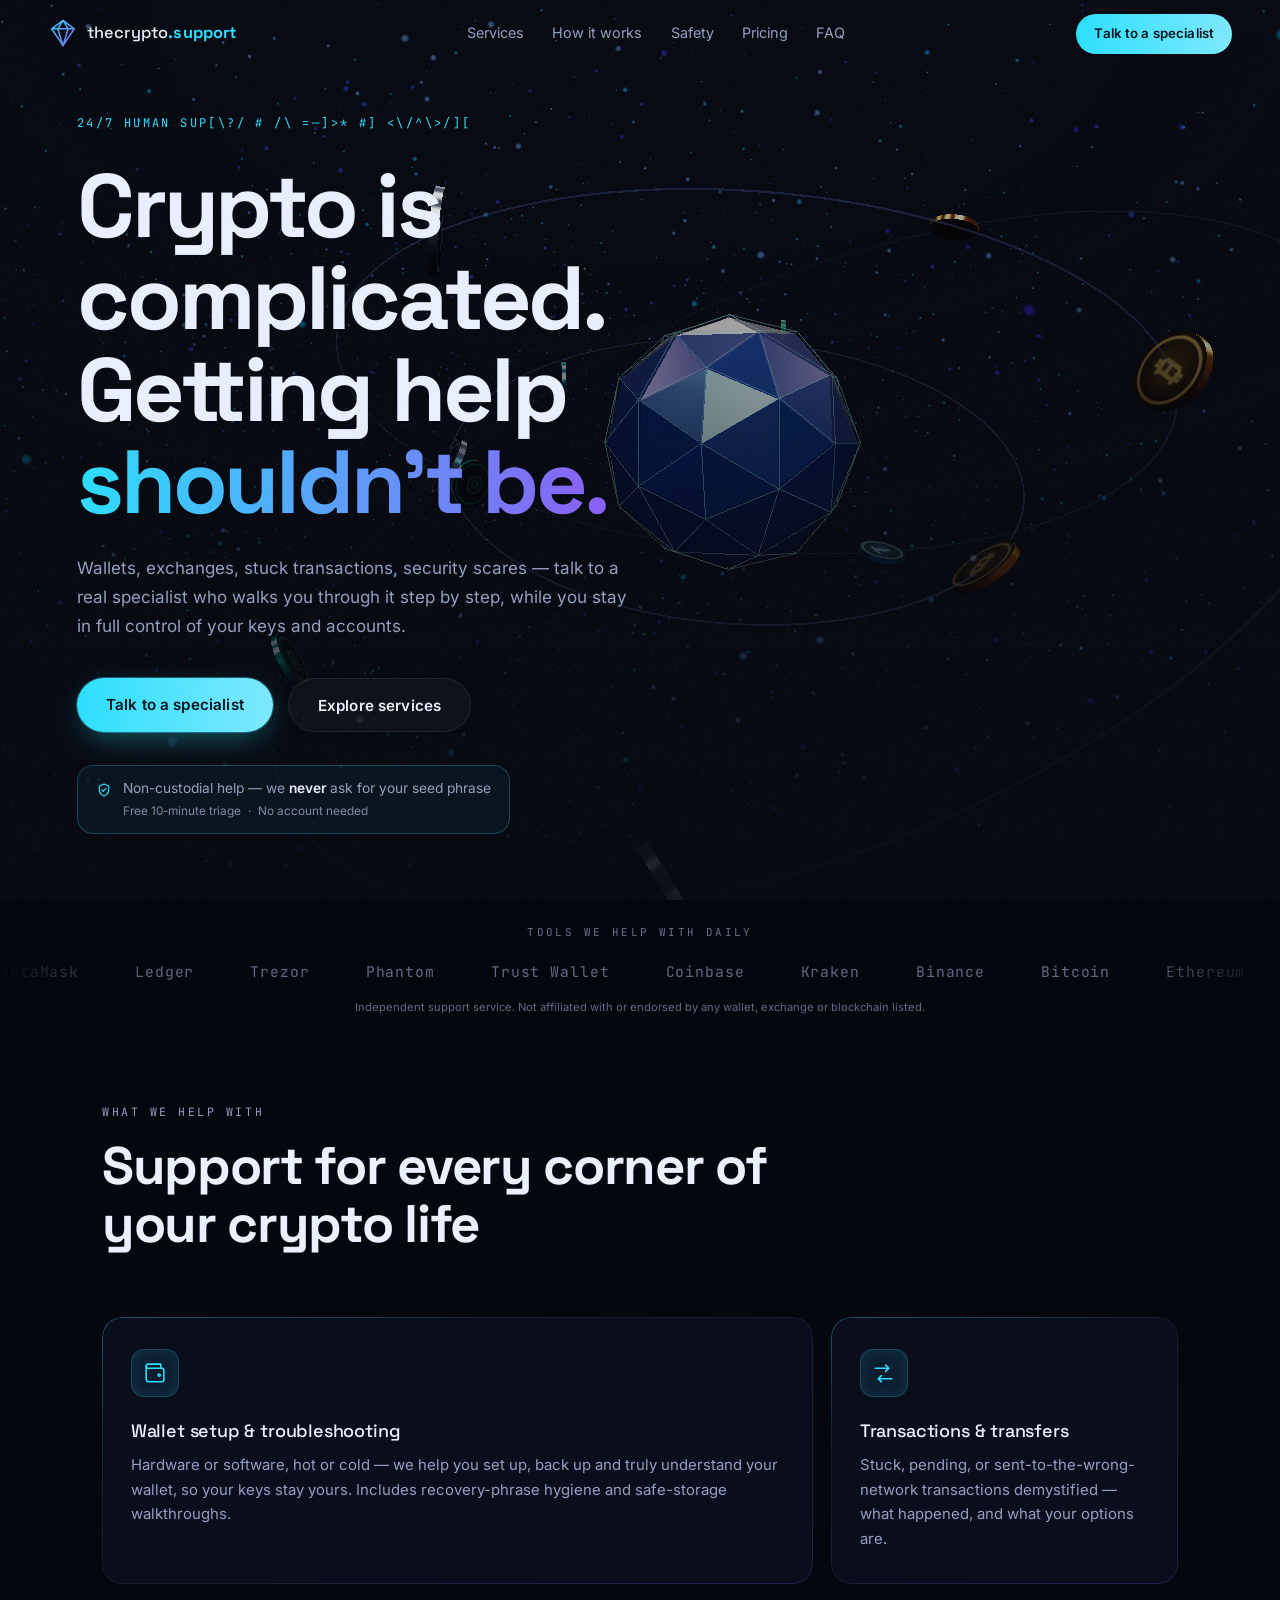
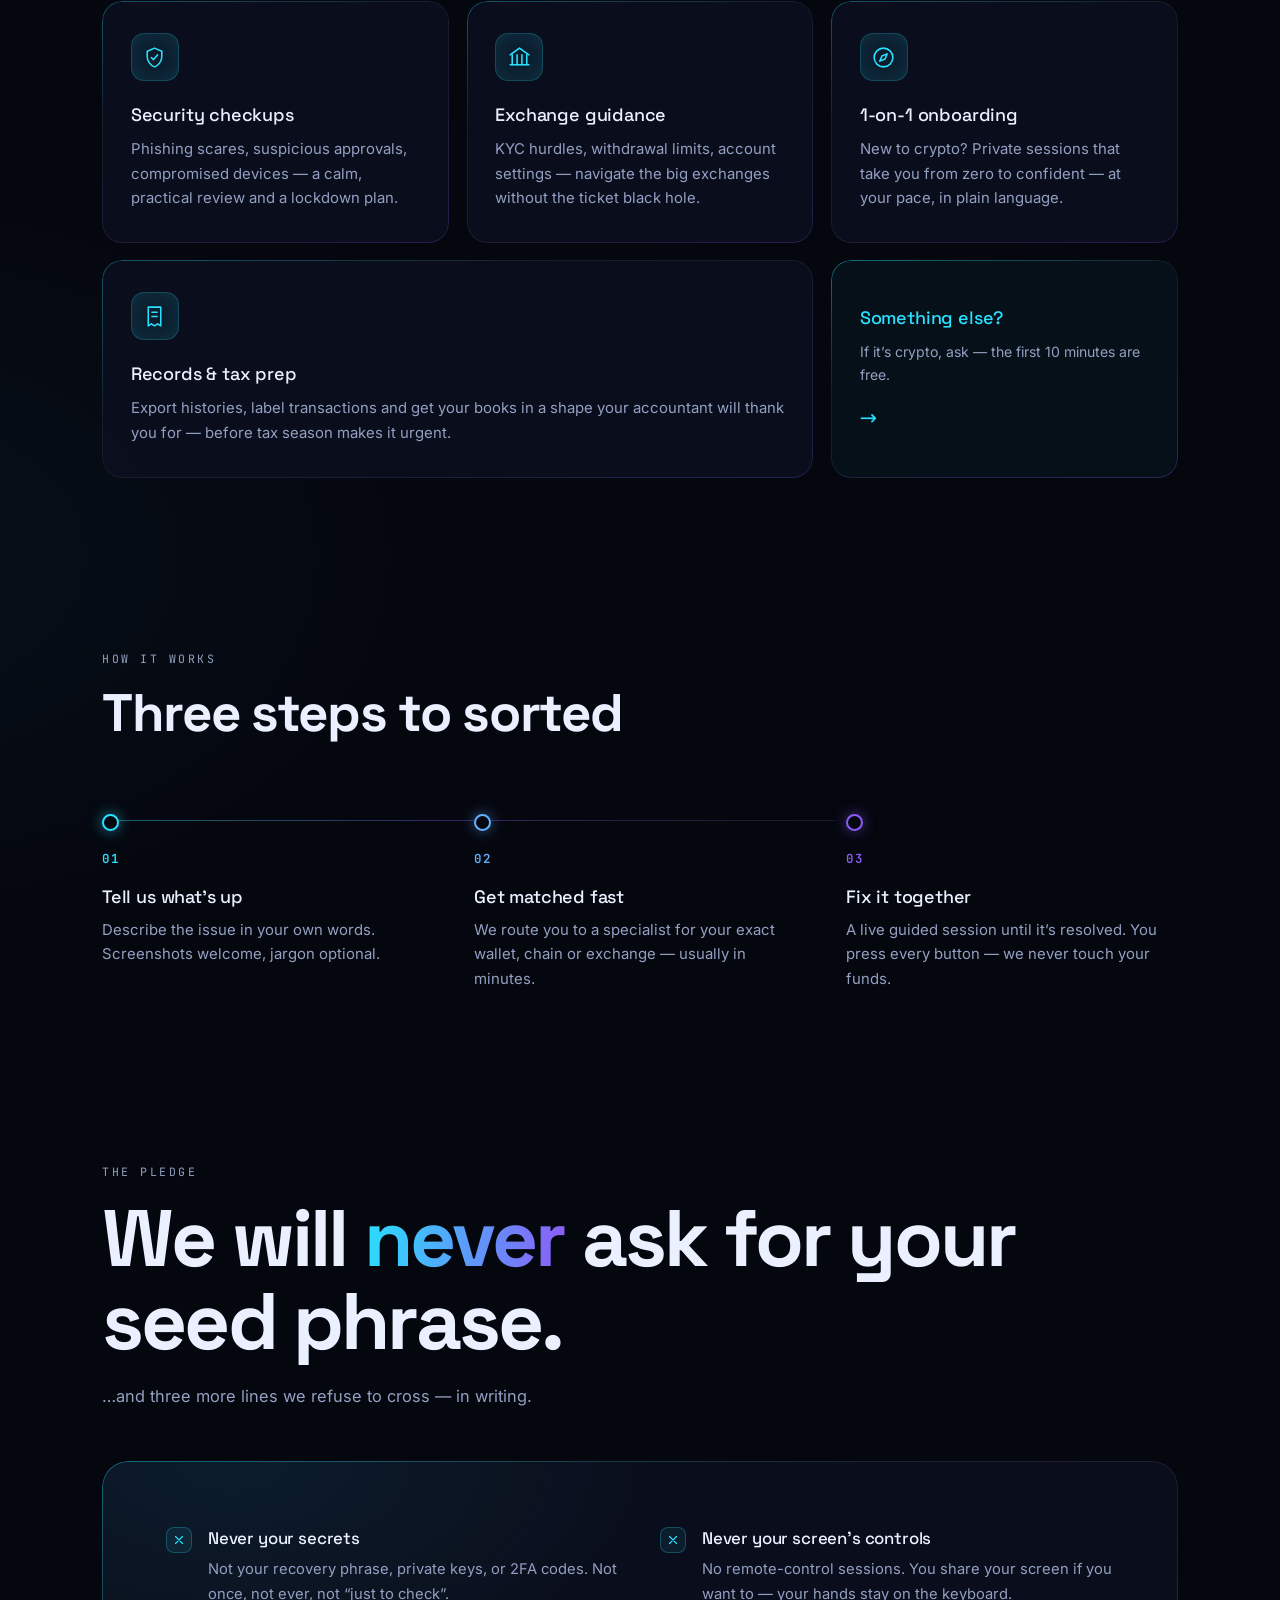
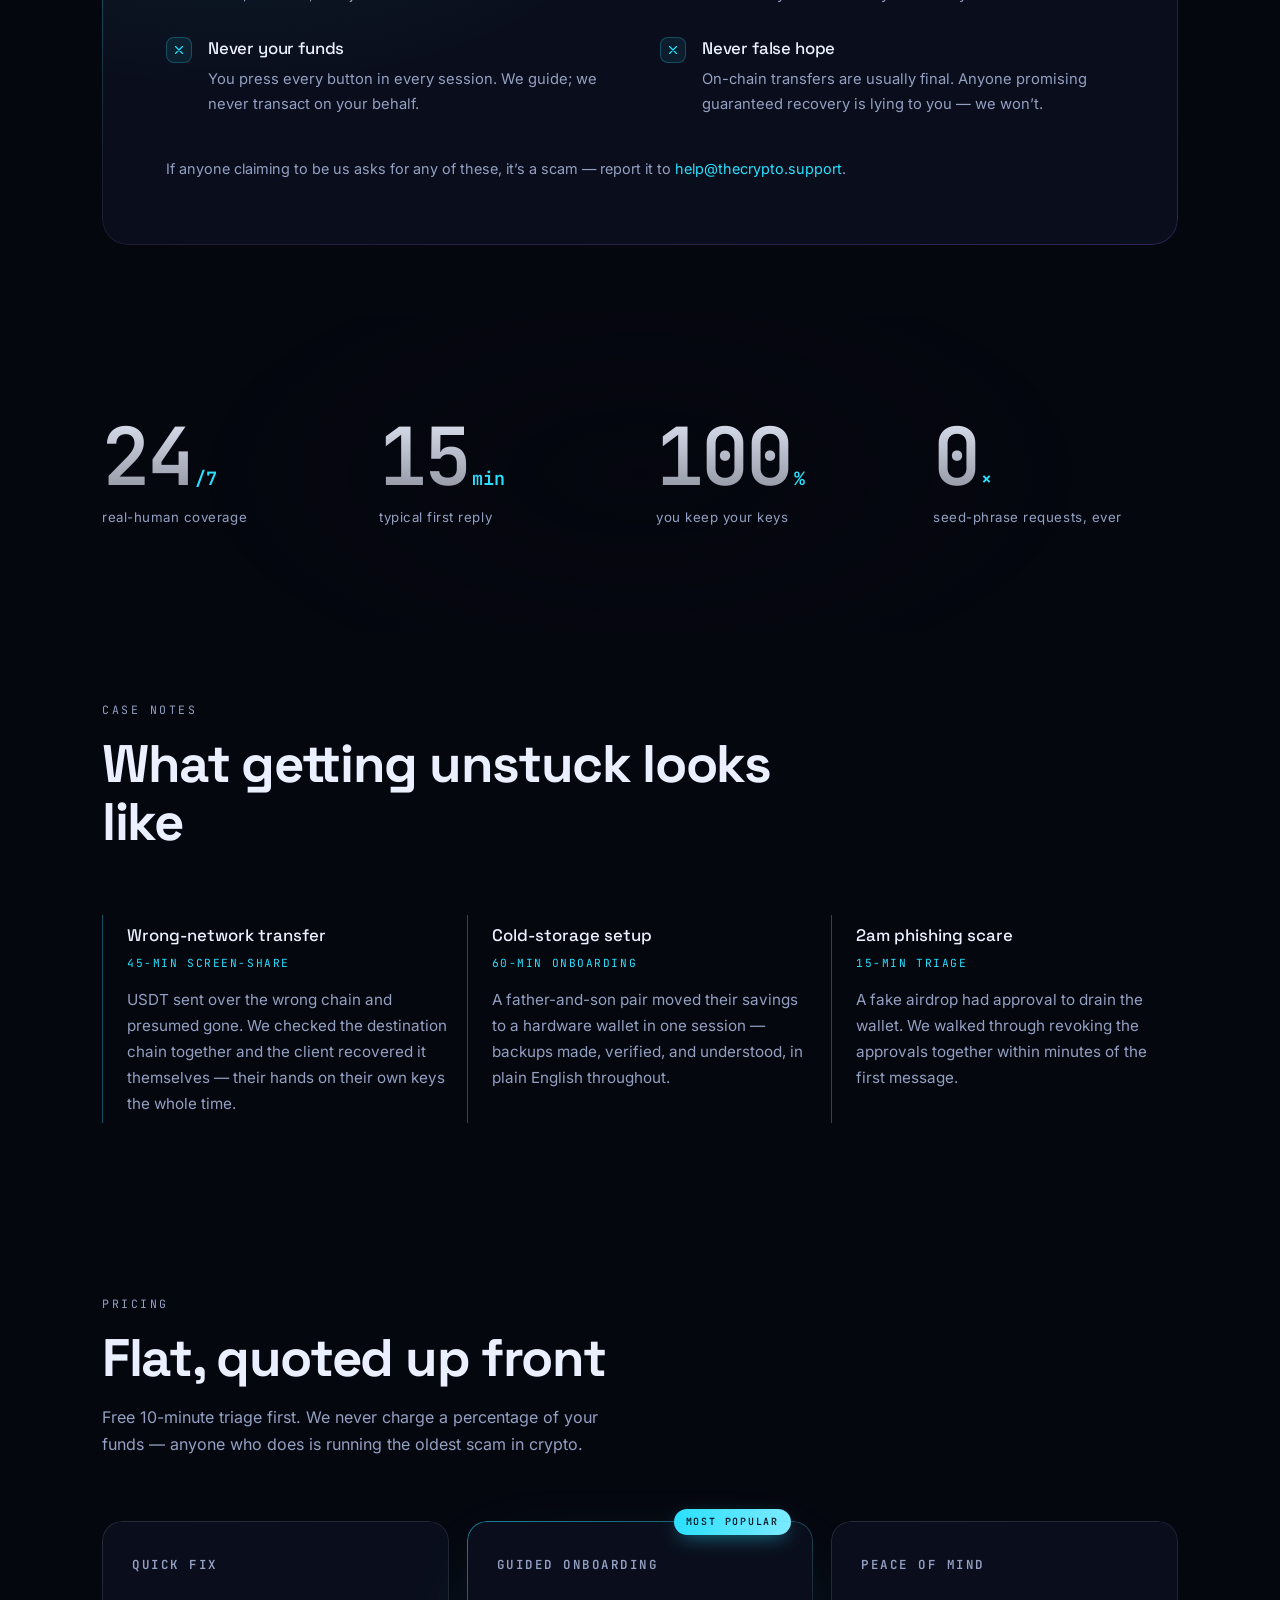
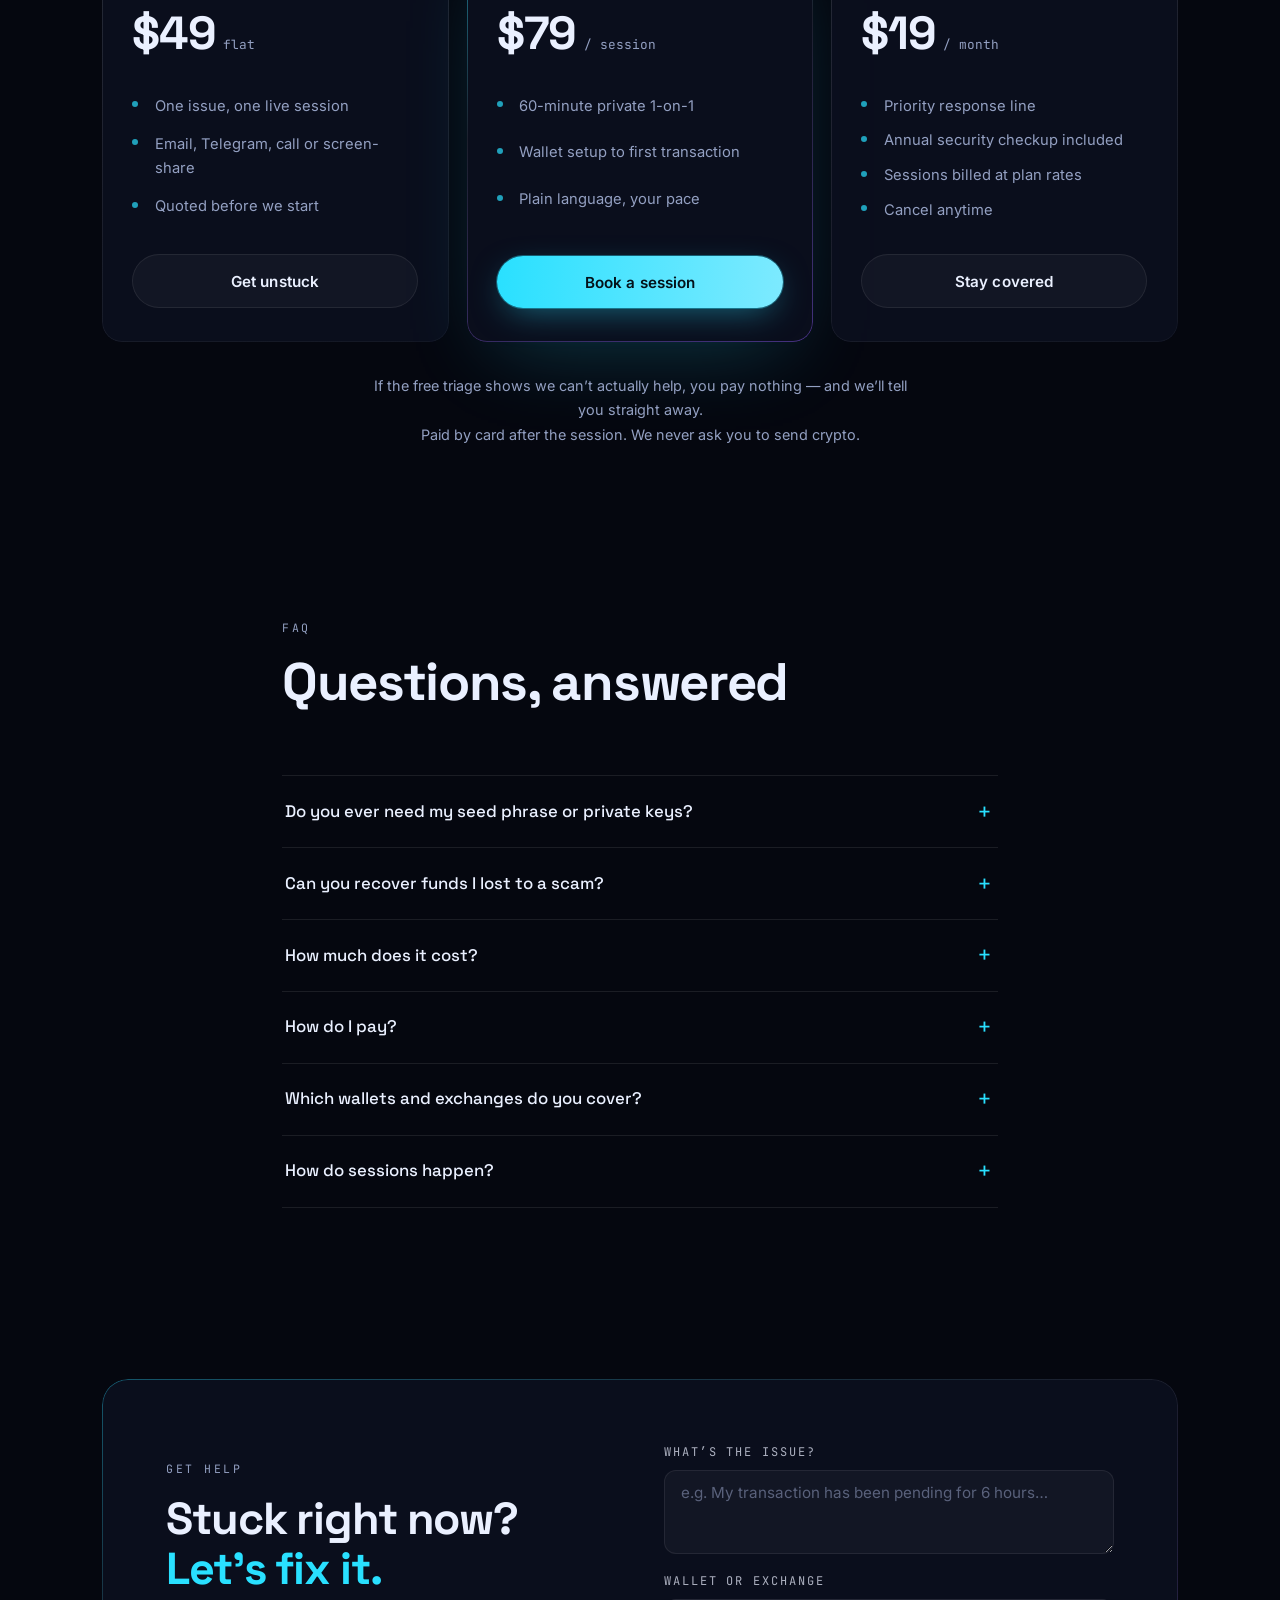
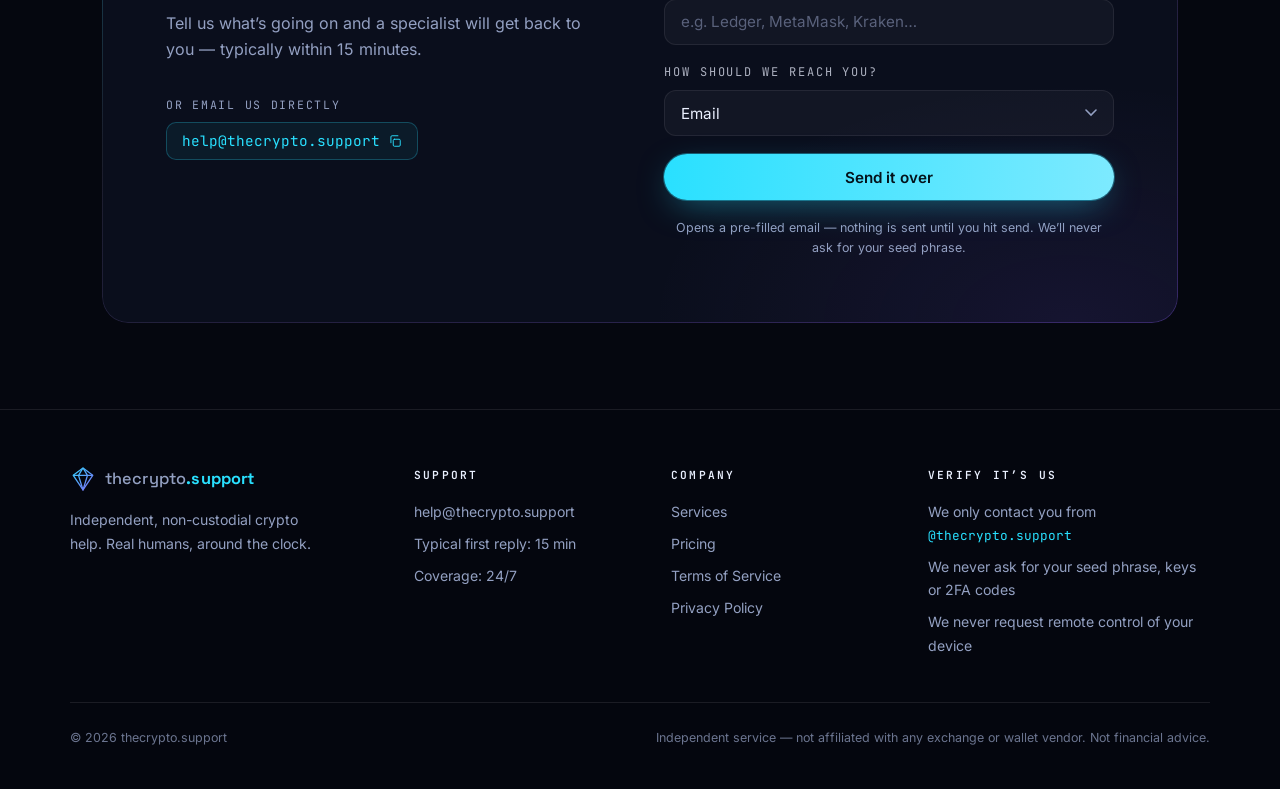
<file: index.html>
<!DOCTYPE html>
<html lang="en">
<head>
  <meta charset="UTF-8">
  <meta name="viewport" content="width=device-width, initial-scale=1.0">
  <title>thecrypto.support — 24/7 human crypto help. We never ask for your seed phrase.</title>
  <meta name="description" content="Wallets, exchanges, stuck transactions, security scares — talk to a real specialist, 24/7. Non-custodial help: we never ask for your seed phrase.">
  <link rel="canonical" href="https://thecrypto.support/">
  <meta name="theme-color" content="#05070f">

  <meta property="og:type" content="website">
  <meta property="og:url" content="https://thecrypto.support/">
  <meta property="og:title" content="thecrypto.support — 24/7 human crypto help">
  <meta property="og:description" content="Real specialists for wallets, exchanges and security scares. You keep your keys — we never ask for your seed phrase.">
  <meta property="og:image" content="https://thecrypto.support/og.png">
  <meta name="twitter:card" content="summary_large_image">
  <meta name="twitter:title" content="thecrypto.support — 24/7 human crypto help">
  <meta name="twitter:description" content="Real specialists for wallets, exchanges and security scares. You keep your keys — we never ask for your seed phrase.">
  <meta name="twitter:image" content="https://thecrypto.support/og.png">

  <link rel="icon" href="favicon.svg" type="image/svg+xml">
  <link rel="icon" href="icon-192.png" sizes="192x192" type="image/png">
  <link rel="apple-touch-icon" href="apple-touch-icon.png">
  <link rel="manifest" href="site.webmanifest">

  <script>
    // enhanced experience only where module import maps exist (Safari 16.4+,
    // modern Chrome/Firefox/Edge); everyone else gets the full static page
    if (HTMLScriptElement.supports && HTMLScriptElement.supports("importmap")) {
      document.documentElement.classList.add("js");
    }
  </script>
  <script type="importmap">
    { "imports": { "three": "./vendor/three.module.min.js", "three/addons/": "./vendor/jsm/" } }
  </script>

  <link rel="preload" href="fonts/space-grotesk-latin-700-normal.woff2" as="font" type="font/woff2" crossorigin>
  <link rel="preload" href="fonts/inter-latin-400-normal.woff2" as="font" type="font/woff2" crossorigin>
  <link rel="preload" href="fonts/jetbrains-mono-latin-400-normal.woff2" as="font" type="font/woff2" crossorigin>
  <link rel="modulepreload" href="vendor/three.module.min.js">
  <link rel="stylesheet" href="css/style.css">

  <script type="application/ld+json">
  {
    "@context": "https://schema.org",
    "@type": "FAQPage",
    "mainEntity": [
      { "@type": "Question", "name": "Do you ever need my seed phrase or private keys?",
        "acceptedAnswer": { "@type": "Answer", "text": "No — never, under any circumstances. We guide you while you stay in control. Treat any request for your seed phrase, from anyone, as a scam." } },
      { "@type": "Question", "name": "Can you recover funds I lost to a scam?",
        "acceptedAnswer": { "@type": "Answer", "text": "On-chain transfers are usually irreversible, and anyone guaranteeing recovery is misleading you. We help you secure what's left, document everything, and report to the right channels." } },
      { "@type": "Question", "name": "How much does it cost?",
        "acceptedAnswer": { "@type": "Answer", "text": "Flat prices quoted up front before we start, and a free 10-minute triage first. We never charge a percentage of your funds." } },
      { "@type": "Question", "name": "How do I pay?",
        "acceptedAnswer": { "@type": "Answer", "text": "By card, after the session, against a price you agreed to up front. We never ask you to send cryptocurrency as payment, and we never take a percentage of your funds." } },
      { "@type": "Question", "name": "Which wallets and exchanges do you cover?",
        "acceptedAnswer": { "@type": "Answer", "text": "All the major hardware and software wallets, and every large exchange. If you're on something niche, ask — odds are we've seen it." } },
      { "@type": "Question", "name": "How do sessions happen?",
        "acceptedAnswer": { "@type": "Answer", "text": "Email, Telegram, phone or screen-share video — your choice. You'll never be asked to hand over remote control of your device." } }
    ]
  }
  </script>
</head>
<body>

  <a class="skip" href="#main">Skip to content</a>

  <!-- Preloader -->
  <div class="loader" id="loader" aria-hidden="true">
    <div class="loader__inner">
      <svg class="loader__mark" width="44" height="44" viewBox="0 0 32 32" fill="none" stroke="currentColor" stroke-width="1.4" stroke-linejoin="round">
        <path d="M16 2.5 28 11.5 16 29.5 4 11.5Z"/><path d="M4 11.5h24M16 2.5l-5.5 9L16 29.5l5.5-18-5.5-9"/>
      </svg>
      <span class="loader__pct" id="loaderPct">00</span>
    </div>
  </div>

  <!-- 3D background canvas (fixed, whole page) -->
  <canvas id="bg3d" aria-hidden="true"></canvas>
  <div class="vignette" aria-hidden="true"></div>
  <div class="grain" aria-hidden="true"></div>

  <!-- ============ NAV ============ -->
  <header class="nav" id="nav">
    <a class="nav__logo" href="#top" aria-label="thecrypto.support — home">
      <svg class="nav__mark" width="30" height="30" viewBox="0 0 32 32" fill="none" stroke="url(#markGrad)" stroke-width="1.6" stroke-linejoin="round" aria-hidden="true">
        <defs>
          <linearGradient id="markGrad" x1="0" y1="0" x2="32" y2="32" gradientUnits="userSpaceOnUse">
            <stop stop-color="#29e0ff"/><stop offset="1" stop-color="#8b5cf6"/>
          </linearGradient>
        </defs>
        <path d="M16 2.5 28 11.5 16 29.5 4 11.5Z"/><path d="M4 11.5h24M16 2.5l-5.5 9L16 29.5l5.5-18-5.5-9"/>
      </svg>
      <span>thecrypto<b>.support</b></span>
    </a>
    <nav class="nav__links" id="navLinks" aria-label="Main">
      <a href="#services">Services</a>
      <a href="#how">How it works</a>
      <a href="#safety">Safety</a>
      <a href="#pricing">Pricing</a>
      <a href="#faq">FAQ</a>
    </nav>
    <div class="nav__actions">
      <a href="#contact" class="btn btn--small" data-magnetic>Talk to a specialist</a>
      <button class="nav__toggle" id="navToggle" aria-expanded="false" aria-controls="mobileMenu" aria-label="Open menu">
        <span></span><span></span>
      </button>
    </div>
  </header>

  <!-- Mobile menu -->
  <div class="mmenu" id="mobileMenu" hidden>
    <nav class="mmenu__links" aria-label="Mobile">
      <a href="#services">Services</a>
      <a href="#how">How it works</a>
      <a href="#safety">Safety</a>
      <a href="#pricing">Pricing</a>
      <a href="#faq">FAQ</a>
      <a href="#contact" class="mmenu__cta">Talk to a specialist</a>
    </nav>
    <p class="mmenu__note">We never ask for your seed phrase.</p>
  </div>

  <main id="main">

    <!-- ============ HERO ============ -->
    <section class="hero" id="top">
      <div class="hero__content">
        <p class="hero__eyebrow mono reveal" data-scramble>24/7 human support — no bots, no runaround</p>
        <h1 class="hero__title">
          <span class="line"><span class="line__inner">Crypto is complicated.</span></span>
          <span class="line"><span class="line__inner">Getting help <em class="grad">shouldn&rsquo;t&nbsp;be.</em></span></span>
        </h1>
        <p class="hero__sub reveal">
          Wallets, exchanges, stuck transactions, security scares&nbsp;— talk to a real
          specialist who walks you through it step by step, while you stay in full
          control of your keys and accounts.
        </p>
        <div class="hero__cta reveal">
          <a href="#contact" class="btn btn--primary" data-magnetic>Talk to a specialist</a>
          <a href="#services" class="btn btn--ghost" data-magnetic>Explore services</a>
        </div>
        <div class="hero__pledge reveal">
          <svg width="16" height="16" viewBox="0 0 24 24" fill="none" stroke="currentColor" stroke-width="1.8" stroke-linecap="round" stroke-linejoin="round" aria-hidden="true">
            <path d="M12 3l7 3v5c0 4.5-3 8.6-7 10-4-1.4-7-5.5-7-10V6z"/><path d="M9 12l2 2 4-4.5"/>
          </svg>
          <span>
            Non-custodial help&nbsp;— we <b>never</b> ask for your seed phrase
            <small><span>Free 10-minute triage</span><span class="sep" aria-hidden="true">·</span><span>No account needed</span></small>
          </span>
        </div>
      </div>
    </section>

    <!-- ============ MARQUEE ============ -->
    <section class="marquee-wrap" aria-label="Wallets and exchanges we support">
      <p class="marquee__label mono">Tools we help with daily</p>
      <div class="marquee" data-marquee>
        <div class="marquee__track">
          <span>MetaMask</span><span>Ledger</span><span>Trezor</span><span>Phantom</span>
          <span>Trust&nbsp;Wallet</span><span>Coinbase</span><span>Kraken</span><span>Binance</span>
          <span>Bitcoin</span><span>Ethereum</span><span>Solana</span><span>USDT</span>
        </div>
        <div class="marquee__track" aria-hidden="true">
          <span>MetaMask</span><span>Ledger</span><span>Trezor</span><span>Phantom</span>
          <span>Trust&nbsp;Wallet</span><span>Coinbase</span><span>Kraken</span><span>Binance</span>
          <span>Bitcoin</span><span>Ethereum</span><span>Solana</span><span>USDT</span>
        </div>
      </div>
      <p class="marquee__legal">Independent support service. Not affiliated with or endorsed by any wallet, exchange or blockchain listed.</p>
    </section>

    <!-- ============ SERVICES ============ -->
    <section class="section" id="services">
      <div class="section__head reveal">
        <p class="eyebrow mono" data-scramble>What we help with</p>
        <h2>Support for every corner of your crypto life</h2>
      </div>
      <div class="cards">
        <article class="card card--wide tilt reveal">
          <div class="card__icon" aria-hidden="true">
            <svg viewBox="0 0 24 24" fill="none" stroke="currentColor" stroke-width="1.5" stroke-linecap="round" stroke-linejoin="round"><path d="M19 7H6a2 2 0 0 1 0-4h12v4"/><path d="M19 7a2 2 0 0 1 2 2v9a2 2 0 0 1-2 2H7a3 3 0 0 1-3-3V5"/><circle cx="16.5" cy="13.5" r="1.1"/></svg>
          </div>
          <h3>Wallet setup &amp; troubleshooting</h3>
          <p>Hardware or software, hot or cold&nbsp;— we help you set up, back up and truly understand your wallet, so your keys stay yours. Includes recovery-phrase hygiene and safe-storage walkthroughs.</p>
        </article>
        <article class="card tilt reveal">
          <div class="card__icon" aria-hidden="true">
            <svg viewBox="0 0 24 24" fill="none" stroke="currentColor" stroke-width="1.5" stroke-linecap="round" stroke-linejoin="round"><path d="M4 7h13"/><path d="m14 4 3 3-3 3"/><path d="M20 17H7"/><path d="m10 14-3 3 3 3"/></svg>
          </div>
          <h3>Transactions &amp; transfers</h3>
          <p>Stuck, pending, or sent-to-the-wrong-network transactions demystified&nbsp;— what happened, and what your options are.</p>
        </article>
        <article class="card tilt reveal">
          <div class="card__icon" aria-hidden="true">
            <svg viewBox="0 0 24 24" fill="none" stroke="currentColor" stroke-width="1.5" stroke-linecap="round" stroke-linejoin="round"><path d="M12 3l7 3v5c0 4.5-3 8.6-7 10-4-1.4-7-5.5-7-10V6z"/><path d="M9 12l2 2 4-4.5"/></svg>
          </div>
          <h3>Security checkups</h3>
          <p>Phishing scares, suspicious approvals, compromised devices&nbsp;— a calm, practical review and a lockdown plan.</p>
        </article>
        <article class="card tilt reveal">
          <div class="card__icon" aria-hidden="true">
            <svg viewBox="0 0 24 24" fill="none" stroke="currentColor" stroke-width="1.5" stroke-linecap="round" stroke-linejoin="round"><path d="M3 9.5 12 3l9 6.5"/><path d="M5 9.5V19M9.7 9.5V19M14.3 9.5V19M19 9.5V19"/><path d="M3 19h18"/></svg>
          </div>
          <h3>Exchange guidance</h3>
          <p>KYC hurdles, withdrawal limits, account settings&nbsp;— navigate the big exchanges without the ticket black hole.</p>
        </article>
        <article class="card tilt reveal">
          <div class="card__icon" aria-hidden="true">
            <svg viewBox="0 0 24 24" fill="none" stroke="currentColor" stroke-width="1.5" stroke-linecap="round" stroke-linejoin="round"><circle cx="12" cy="12" r="9"/><path d="m15.5 8.5-2 5-5 2 2-5z"/></svg>
          </div>
          <h3>1-on-1 onboarding</h3>
          <p>New to crypto? Private sessions that take you from zero to confident&nbsp;— at your pace, in plain language.</p>
        </article>
        <article class="card card--wide tilt reveal">
          <div class="card__icon" aria-hidden="true">
            <svg viewBox="0 0 24 24" fill="none" stroke="currentColor" stroke-width="1.5" stroke-linecap="round" stroke-linejoin="round"><path d="M6 3h12v18l-3-2-3 2-3-2-3 2z"/><path d="M9.5 8h5M9.5 12h5"/></svg>
          </div>
          <h3>Records &amp; tax prep</h3>
          <p>Export histories, label transactions and get your books in a shape your accountant will thank you for&nbsp;— before tax season makes it urgent.</p>
        </article>
        <a class="card card--mini tilt reveal" href="#contact">
          <h3>Something else?</h3>
          <p>If it&rsquo;s crypto, ask&nbsp;— the first 10 minutes are free.</p>
          <span class="card__arrow" aria-hidden="true">&rarr;</span>
        </a>
      </div>
    </section>

    <!-- ============ HOW IT WORKS ============ -->
    <section class="section" id="how">
      <div class="section__head reveal">
        <p class="eyebrow mono" data-scramble>How it works</p>
        <h2>Three steps to sorted</h2>
      </div>
      <ol class="steps">
        <li class="step reveal">
          <span class="step__num mono">01</span>
          <h3>Tell us what&rsquo;s up</h3>
          <p>Describe the issue in your own words. Screenshots welcome, jargon optional.</p>
        </li>
        <li class="step reveal">
          <span class="step__num mono">02</span>
          <h3>Get matched fast</h3>
          <p>We route you to a specialist for your exact wallet, chain or exchange&nbsp;— usually in minutes.</p>
        </li>
        <li class="step reveal">
          <span class="step__num mono">03</span>
          <h3>Fix it together</h3>
          <p>A live guided session until it&rsquo;s resolved. You press every button&nbsp;— we never touch your funds.</p>
        </li>
      </ol>
    </section>

    <!-- ============ SAFETY PLEDGE ============ -->
    <section class="section" id="safety">
      <div class="statement reveal">
        <p class="eyebrow mono" data-scramble>The pledge</p>
        <h2 class="statement__title">We will <span class="grad">never</span> ask for your seed&nbsp;phrase.</h2>
        <p class="statement__sub">…and three more lines we refuse to cross&nbsp;— in writing.</p>
      </div>
      <div class="pledge reveal">
        <ul class="pledge__list">
          <li class="reveal">
            <span class="pledge__check" aria-hidden="true"><svg viewBox="0 0 24 24" fill="none" stroke="currentColor" stroke-width="2" stroke-linecap="round" stroke-linejoin="round"><path d="M6 6l12 12M18 6L6 18"/></svg></span>
            <div><h3>Never your secrets</h3><p>Not your recovery phrase, private keys, or 2FA codes. Not once, not ever, not &ldquo;just to check&rdquo;.</p></div>
          </li>
          <li class="reveal">
            <span class="pledge__check" aria-hidden="true"><svg viewBox="0 0 24 24" fill="none" stroke="currentColor" stroke-width="2" stroke-linecap="round" stroke-linejoin="round"><path d="M6 6l12 12M18 6L6 18"/></svg></span>
            <div><h3>Never your screen&rsquo;s controls</h3><p>No remote-control sessions. You share your screen if you want to&nbsp;— your hands stay on the keyboard.</p></div>
          </li>
          <li class="reveal">
            <span class="pledge__check" aria-hidden="true"><svg viewBox="0 0 24 24" fill="none" stroke="currentColor" stroke-width="2" stroke-linecap="round" stroke-linejoin="round"><path d="M6 6l12 12M18 6L6 18"/></svg></span>
            <div><h3>Never your funds</h3><p>You press every button in every session. We guide; we never transact on your behalf.</p></div>
          </li>
          <li class="reveal">
            <span class="pledge__check" aria-hidden="true"><svg viewBox="0 0 24 24" fill="none" stroke="currentColor" stroke-width="2" stroke-linecap="round" stroke-linejoin="round"><path d="M6 6l12 12M18 6L6 18"/></svg></span>
            <div><h3>Never false hope</h3><p>On-chain transfers are usually final. Anyone promising guaranteed recovery is lying to you&nbsp;— we won&rsquo;t.</p></div>
          </li>
        </ul>
        <p class="pledge__report">If anyone claiming to be us asks for any of these, it&rsquo;s a scam&nbsp;— report it to <a href="mailto:help@thecrypto.support">help@thecrypto.support</a>.</p>
      </div>
    </section>

    <!-- ============ STATS ============ -->
    <section class="section" id="stats">
      <div class="stats">
        <div class="stat reveal">
          <span class="stat__value mono" data-count="24" aria-label="24/7 real-human coverage">24</span><span class="stat__suffix mono">/7</span>
          <span class="stat__label">real-human coverage</span>
        </div>
        <div class="stat reveal">
          <span class="stat__value mono" data-count="15" aria-label="15 minutes typical first reply">15</span><span class="stat__suffix mono">min</span>
          <span class="stat__label">typical first reply</span>
        </div>
        <div class="stat reveal">
          <span class="stat__value mono" data-count="100" aria-label="100 percent of sessions, you keep your keys">100</span><span class="stat__suffix mono">%</span>
          <span class="stat__label">you keep your keys</span>
        </div>
        <div class="stat reveal">
          <span class="stat__value mono" data-count="0" aria-label="zero seed-phrase requests, ever">0</span><span class="stat__suffix mono">&times;</span>
          <span class="stat__label">seed-phrase requests, ever</span>
        </div>
      </div>
    </section>

    <!-- ============ CASE NOTES ============ -->
    <!-- Anonymized session-type summaries. Swap in real client quotes with
         review-profile links once collected — never invent testimonials. -->
    <section class="section" id="stories">
      <div class="section__head reveal">
        <p class="eyebrow mono" data-scramble>Case notes</p>
        <h2>What getting unstuck looks like</h2>
      </div>
      <div class="quotes">
        <figure class="quote reveal">
          <figcaption><span>Wrong-network transfer</span><span class="mono">45-min screen-share</span></figcaption>
          <blockquote>USDT sent over the wrong chain and presumed gone. We checked the destination chain together and the client recovered it themselves&nbsp;— their hands on their own keys the whole time.</blockquote>
        </figure>
        <figure class="quote reveal">
          <figcaption><span>Cold-storage setup</span><span class="mono">60-min onboarding</span></figcaption>
          <blockquote>A father-and-son pair moved their savings to a hardware wallet in one session&nbsp;— backups made, verified, and understood, in plain English throughout.</blockquote>
        </figure>
        <figure class="quote reveal">
          <figcaption><span>2am phishing scare</span><span class="mono">15-min triage</span></figcaption>
          <blockquote>A fake airdrop had approval to drain the wallet. We walked through revoking the approvals together within minutes of the first message.</blockquote>
        </figure>
      </div>
    </section>

    <!-- ============ PRICING ============ -->
    <section class="section" id="pricing">
      <div class="section__head reveal">
        <p class="eyebrow mono" data-scramble>Pricing</p>
        <h2>Flat, quoted up front</h2>
        <p class="section__sub">Free 10-minute triage first. We never charge a percentage of your funds&nbsp;— anyone who does is running the oldest scam in crypto.</p>
      </div>
      <div class="plans">
        <article class="plan reveal">
          <h3 class="mono">Quick fix</h3>
          <p class="plan__price"><span class="plan__amount">$49</span><span class="plan__per mono">flat</span></p>
          <ul>
            <li>One issue, one live session</li>
            <li>Email, Telegram, call or screen-share</li>
            <li>Quoted before we start</li>
          </ul>
          <a href="#contact" class="btn btn--ghost btn--full" data-magnetic>Get unstuck</a>
        </article>
        <article class="plan plan--featured reveal">
          <span class="plan__badge mono">Most popular</span>
          <h3 class="mono">Guided onboarding</h3>
          <p class="plan__price"><span class="plan__amount">$79</span><span class="plan__per mono">/ session</span></p>
          <ul>
            <li>60-minute private 1-on-1</li>
            <li>Wallet setup to first transaction</li>
            <li>Plain language, your pace</li>
          </ul>
          <a href="#contact" class="btn btn--primary btn--full" data-magnetic>Book a session</a>
        </article>
        <article class="plan reveal">
          <h3 class="mono">Peace of mind</h3>
          <p class="plan__price"><span class="plan__amount">$19</span><span class="plan__per mono">/ month</span></p>
          <ul>
            <li>Priority response line</li>
            <li>Annual security checkup included</li>
            <li>Sessions billed at plan rates</li>
            <li>Cancel anytime</li>
          </ul>
          <a href="#contact" class="btn btn--ghost btn--full" data-magnetic>Stay covered</a>
        </article>
      </div>
      <p class="plans__note reveal">If the free triage shows we can&rsquo;t actually help, you pay nothing&nbsp;— and we&rsquo;ll tell you straight away.<br>Paid by card after the session. We never ask you to send&nbsp;crypto.</p>
    </section>

    <!-- ============ FAQ ============ -->
    <section class="section section--narrow" id="faq">
      <div class="section__head reveal">
        <p class="eyebrow mono" data-scramble>FAQ</p>
        <h2>Questions, answered</h2>
      </div>
      <details class="faq reveal" name="faq">
        <summary>Do you ever need my seed phrase or private keys?</summary>
        <p>No&nbsp;— never, under any circumstances. We guide you while you stay in control. Treat any request for your seed phrase, from anyone, as a scam.</p>
      </details>
      <details class="faq reveal" name="faq">
        <summary>Can you recover funds I lost to a scam?</summary>
        <p>We&rsquo;re honest about this: on-chain transfers are usually irreversible, and anyone guaranteeing recovery is misleading you. What we can do is help you secure what&rsquo;s left, document everything, and report to the right channels.</p>
      </details>
      <details class="faq reveal" name="faq">
        <summary>How much does it cost?</summary>
        <p>Flat prices, quoted up front before we start&nbsp;— see <a href="#pricing">pricing</a>. The first 10 minutes are a free triage so we can confirm we can actually help. We never take a percentage of your funds.</p>
      </details>
      <details class="faq reveal" name="faq">
        <summary>How do I pay?</summary>
        <p>By card, after the session, against a price you agreed to up front. We never ask you to send cryptocurrency as payment, and we never take a percentage of your funds.</p>
      </details>
      <details class="faq reveal" name="faq">
        <summary>Which wallets and exchanges do you cover?</summary>
        <p>All the major hardware and software wallets, and every large exchange. If you&rsquo;re on something niche, ask&nbsp;— odds are we&rsquo;ve seen it.</p>
      </details>
      <details class="faq reveal" name="faq">
        <summary>How do sessions happen?</summary>
        <p>Email, Telegram, phone or screen-share video&nbsp;— your choice. You&rsquo;ll never be asked to hand over remote control of your device.</p>
      </details>
    </section>

    <!-- ============ CONTACT ============ -->
    <section class="section" id="contact">
      <div class="contact reveal">
        <div class="contact__copy">
          <p class="eyebrow mono" data-scramble>Get help</p>
          <h2>Stuck right now? <span class="accent">Let&rsquo;s fix it.</span></h2>
          <p>Tell us what&rsquo;s going on and a specialist will get back to you&nbsp;— typically within 15 minutes.</p>
          <div class="contact__alt">
            <span class="mono">or email us directly</span>
            <button class="contact__email mono" id="copyEmail" type="button" aria-label="Copy help@thecrypto.support to clipboard">
              help@thecrypto.support
              <svg width="14" height="14" viewBox="0 0 24 24" fill="none" stroke="currentColor" stroke-width="1.6" stroke-linecap="round" stroke-linejoin="round" aria-hidden="true"><rect x="9" y="9" width="12" height="12" rx="2"/><path d="M5 15V5a2 2 0 0 1 2-2h10"/></svg>
            </button>
          </div>
        </div>
        <form class="contact__form" id="helpForm">
          <label>
            <span class="mono">What&rsquo;s the issue?</span>
            <textarea name="issue" rows="3" required placeholder="e.g. My transaction has been pending for 6 hours…"></textarea>
          </label>
          <label>
            <span class="mono">Wallet or exchange</span>
            <input name="platform" type="text" placeholder="e.g. Ledger, MetaMask, Kraken…">
          </label>
          <label>
            <span class="mono">How should we reach you?</span>
            <select name="channel">
              <option value="Email">Email</option>
              <option value="Telegram">Telegram</option>
              <option value="Phone call">Phone call</option>
            </select>
          </label>
          <label id="handleField" hidden>
            <span class="mono">Your Telegram handle</span>
            <input name="handle" type="text" placeholder="@yourhandle">
          </label>
          <button type="submit" class="btn btn--primary btn--full" data-magnetic>Send it over</button>
          <p class="contact__note">Opens a pre-filled email&nbsp;— nothing is sent until you hit send. We&rsquo;ll never ask for your seed phrase.</p>
          <div class="contact__fallback" id="contactFallback" hidden>
            <p class="mono">Email app didn&rsquo;t open? Copy your message:</p>
            <textarea readonly id="fallbackText" rows="6" aria-label="Your composed message"></textarea>
            <button type="button" class="btn btn--ghost btn--full" id="copyMessage">Copy message + address</button>
          </div>
        </form>
      </div>
    </section>

  </main>

  <!-- ============ FOOTER ============ -->
  <footer class="footer">
    <div class="footer__grid">
      <div class="footer__brand">
        <a class="nav__logo" href="#top" aria-label="thecrypto.support — home">
          <svg class="nav__mark" width="26" height="26" viewBox="0 0 32 32" fill="none" stroke="url(#markGrad2)" stroke-width="1.6" stroke-linejoin="round" aria-hidden="true">
            <defs>
              <linearGradient id="markGrad2" x1="0" y1="0" x2="32" y2="32" gradientUnits="userSpaceOnUse">
                <stop stop-color="#29e0ff"/><stop offset="1" stop-color="#8b5cf6"/>
              </linearGradient>
            </defs>
            <path d="M16 2.5 28 11.5 16 29.5 4 11.5Z"/><path d="M4 11.5h24M16 2.5l-5.5 9L16 29.5l5.5-18-5.5-9"/>
          </svg>
          <span>thecrypto<b>.support</b></span>
        </a>
        <p>Independent, non-custodial crypto help. Real humans, around the clock.</p>
      </div>
      <div>
        <h4 class="mono">Support</h4>
        <ul>
          <li><a href="mailto:help@thecrypto.support">help@thecrypto.support</a></li>
          <li>Typical first reply: 15 min</li>
          <li>Coverage: 24/7</li>
        </ul>
      </div>
      <div>
        <h4 class="mono">Company</h4>
        <ul>
          <li><a href="#services">Services</a></li>
          <li><a href="#pricing">Pricing</a></li>
          <li><a href="terms.html">Terms of Service</a></li>
          <li><a href="privacy.html">Privacy Policy</a></li>
        </ul>
      </div>
      <div>
        <h4 class="mono">Verify it&rsquo;s us</h4>
        <ul>
          <li>We only contact you from <span class="mono">@thecrypto.support</span></li>
          <li>We never ask for your seed phrase, keys or 2FA codes</li>
          <li>We never request remote control of your device</li>
        </ul>
      </div>
    </div>
    <div class="footer__base">
      <span>© 2026 thecrypto.support</span>
      <span>Independent service&nbsp;— not affiliated with any exchange or wallet vendor. Not financial advice.</span>
    </div>
  </footer>

  <script type="module" src="js/main.js"></script>
</body>
</html>
</file>
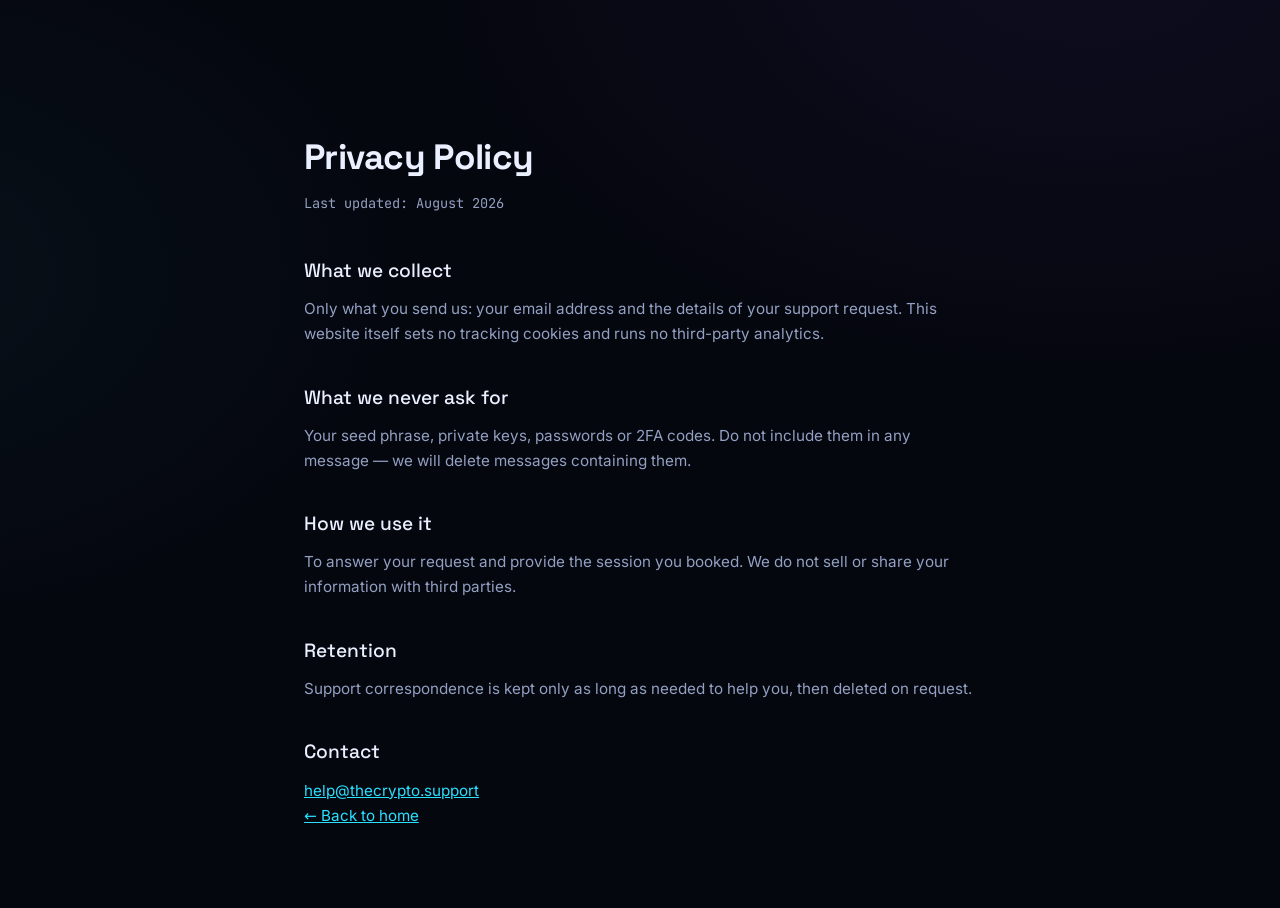
<file: privacy.html>
<!DOCTYPE html>
<html lang="en">
<head>
  <meta charset="UTF-8">
  <meta name="viewport" content="width=device-width, initial-scale=1.0">
  <title>Privacy Policy — The Crypto Support</title>
  <meta name="robots" content="noindex">
  <link rel="icon" href="favicon.svg" type="image/svg+xml">
  <link rel="stylesheet" href="css/style.css">
  <style>
    .legal { max-width: 720px; margin: 0 auto; padding: 8rem 1.5rem 5rem; position: relative; z-index: 2; }
    .legal h1 { font-family: var(--display); font-size: 2.2rem; letter-spacing: -0.02em; margin-bottom: 0.4rem; }
    .legal .updated { color: var(--ink-dim); font-size: 0.85rem; margin-bottom: 2.5rem; }
    .legal h2 { font-family: var(--display); font-size: 1.2rem; font-weight: 500; margin: 2.2rem 0 0.6rem; }
    .legal p, .legal li { color: var(--ink-dim); font-size: 0.95rem; }
    .legal ul { padding-left: 1.2rem; }
    .legal a { color: var(--cyan); }
  </style>
</head>
<body>
  <main class="legal">
    <h1>Privacy Policy</h1>
    <!-- Owner: have this page reviewed by counsel before launch -->
    <p class="updated mono">Last updated: August 2026</p>
    <h2>What we collect</h2>
    <p>Only what you send us: your email address and the details of your support request. This website itself sets no tracking cookies and runs no third-party analytics.</p>
    <h2>What we never ask for</h2>
    <p>Your seed phrase, private keys, passwords or 2FA codes. Do not include them in any message — we will delete messages containing them.</p>
    <h2>How we use it</h2>
    <p>To answer your request and provide the session you booked. We do not sell or share your information with third parties.</p>
    <h2>Retention</h2>
    <p>Support correspondence is kept only as long as needed to help you, then deleted on request.</p>
    <h2>Contact</h2>
    <p><a href="mailto:help@thecrypto.support">help@thecrypto.support</a></p>
    <p><a href="index.html">← Back to home</a></p>
  </main>
</body>
</html>
</file>
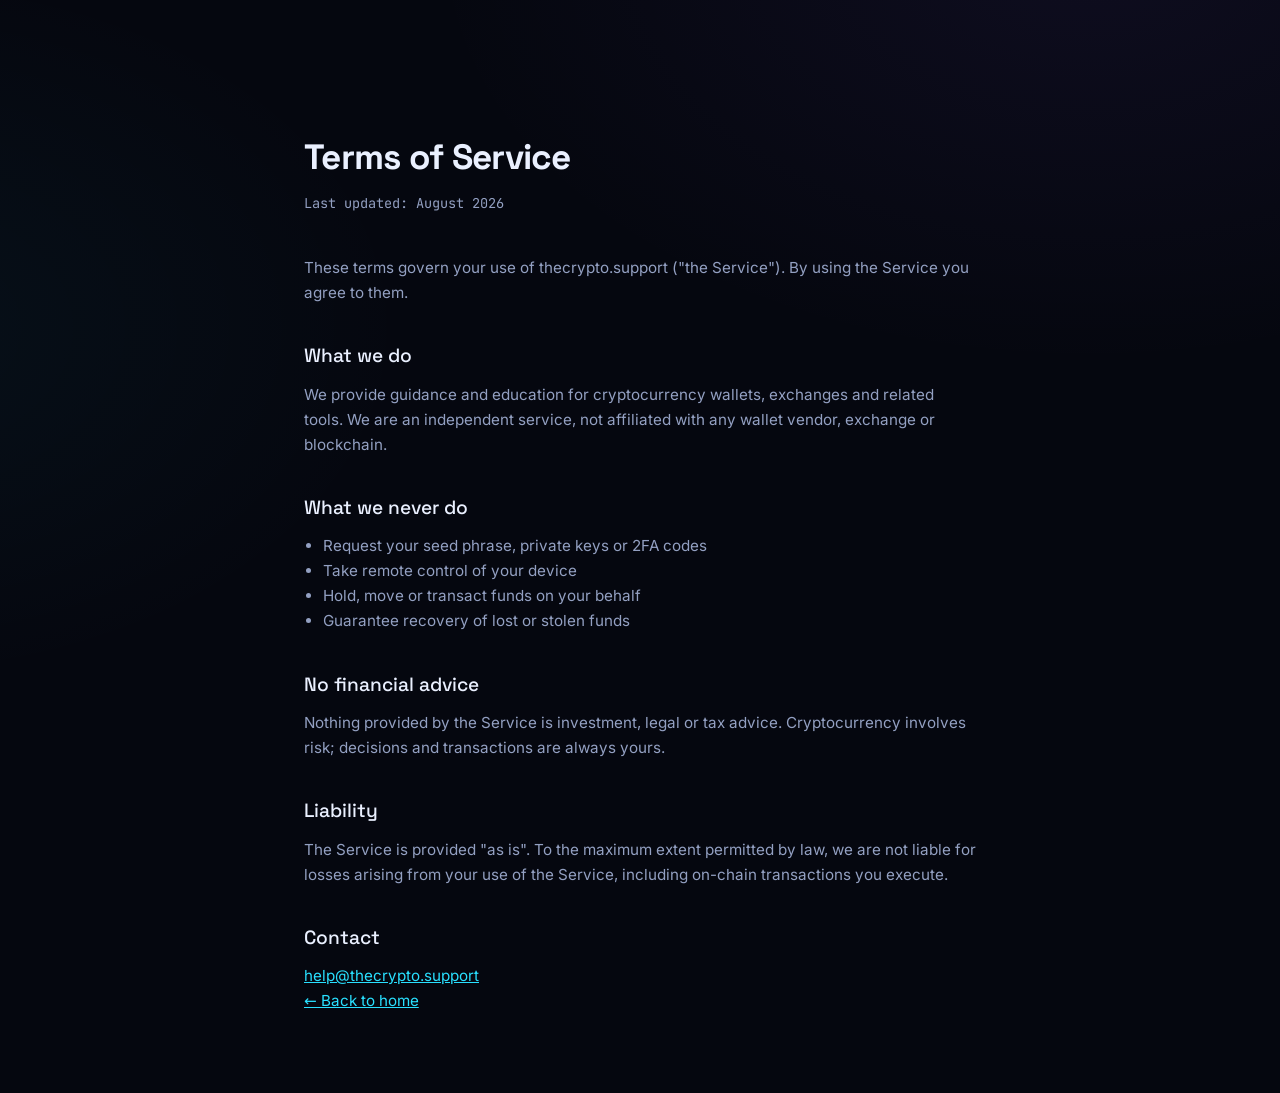
<file: terms.html>
<!DOCTYPE html>
<html lang="en">
<head>
  <meta charset="UTF-8">
  <meta name="viewport" content="width=device-width, initial-scale=1.0">
  <title>Terms of Service — The Crypto Support</title>
  <meta name="robots" content="noindex">
  <link rel="icon" href="favicon.svg" type="image/svg+xml">
  <link rel="stylesheet" href="css/style.css">
  <style>
    .legal { max-width: 720px; margin: 0 auto; padding: 8rem 1.5rem 5rem; position: relative; z-index: 2; }
    .legal h1 { font-family: var(--display); font-size: 2.2rem; letter-spacing: -0.02em; margin-bottom: 0.4rem; }
    .legal .updated { color: var(--ink-dim); font-size: 0.85rem; margin-bottom: 2.5rem; }
    .legal h2 { font-family: var(--display); font-size: 1.2rem; font-weight: 500; margin: 2.2rem 0 0.6rem; }
    .legal p, .legal li { color: var(--ink-dim); font-size: 0.95rem; }
    .legal ul { padding-left: 1.2rem; }
    .legal a { color: var(--cyan); }
  </style>
</head>
<body>
  <main class="legal">
    <h1>Terms of Service</h1>
    <!-- Owner: have this page reviewed by counsel before launch -->
    <p class="updated mono">Last updated: August 2026</p>
    <p>These terms govern your use of thecrypto.support ("the Service"). By using the Service you agree to them.</p>
    <h2>What we do</h2>
    <p>We provide guidance and education for cryptocurrency wallets, exchanges and related tools. We are an independent service, not affiliated with any wallet vendor, exchange or blockchain.</p>
    <h2>What we never do</h2>
    <ul>
      <li>Request your seed phrase, private keys or 2FA codes</li>
      <li>Take remote control of your device</li>
      <li>Hold, move or transact funds on your behalf</li>
      <li>Guarantee recovery of lost or stolen funds</li>
    </ul>
    <h2>No financial advice</h2>
    <p>Nothing provided by the Service is investment, legal or tax advice. Cryptocurrency involves risk; decisions and transactions are always yours.</p>
    <h2>Liability</h2>
    <p>The Service is provided "as is". To the maximum extent permitted by law, we are not liable for losses arising from your use of the Service, including on-chain transactions you execute.</p>
    <h2>Contact</h2>
    <p><a href="mailto:help@thecrypto.support">help@thecrypto.support</a></p>
    <p><a href="index.html">← Back to home</a></p>
  </main>
</body>
</html>
</file>
<file: css/style.css>
/* ============================================================
   thecrypto.support
   Design system: Space Grotesk display · Inter body · JetBrains
   Mono labels. Near-black base, cyan→violet accent, glass +
   gradient-border cards, film grain.
   ============================================================ */

/* ---------- fonts (self-hosted) ---------- */
@font-face {
  font-family: "Space Grotesk";
  src: url("../fonts/space-grotesk-latin-700-normal.woff2") format("woff2");
  font-weight: 700; font-style: normal; font-display: swap;
}
@font-face {
  font-family: "Space Grotesk";
  src: url("../fonts/space-grotesk-latin-500-normal.woff2") format("woff2");
  font-weight: 500; font-style: normal; font-display: swap;
}
@font-face {
  font-family: "Space Grotesk";
  src: url("../fonts/space-grotesk-latin-400-normal.woff2") format("woff2");
  font-weight: 400; font-style: normal; font-display: swap;
}
@font-face {
  font-family: "Inter";
  src: url("../fonts/inter-latin-400-normal.woff2") format("woff2");
  font-weight: 400; font-style: normal; font-display: swap;
}
@font-face {
  font-family: "Inter";
  src: url("../fonts/inter-latin-500-normal.woff2") format("woff2");
  font-weight: 500; font-style: normal; font-display: swap;
}
@font-face {
  font-family: "Inter";
  src: url("../fonts/inter-latin-600-normal.woff2") format("woff2");
  font-weight: 600; font-style: normal; font-display: swap;
}
@font-face {
  font-family: "JetBrains Mono";
  src: url("../fonts/jetbrains-mono-latin-400-normal.woff2") format("woff2");
  font-weight: 400; font-style: normal; font-display: swap;
}
@font-face {
  font-family: "JetBrains Mono";
  src: url("../fonts/jetbrains-mono-latin-600-normal.woff2") format("woff2");
  font-weight: 600; font-style: normal; font-display: swap;
}

:root {
  --bg: #05070f;
  --ink: #eaf0ff;
  --ink-dim: #93a0c2;
  --cyan: #29e0ff;
  --violet: #8b5cf6;
  --card: rgba(255, 255, 255, 0.035);
  --card-solid: rgba(12, 16, 31, 0.85);
  --edge: rgba(255, 255, 255, 0.08);
  --hairline: rgba(255, 255, 255, 0.09);
  --radius: 20px;
  --display: "Space Grotesk", "Segoe UI", system-ui, sans-serif;
  --body: "Inter", "Segoe UI", system-ui, sans-serif;
  --mono: "JetBrains Mono", ui-monospace, "SF Mono", Menlo, monospace;
  --ease-out: cubic-bezier(0.16, 1, 0.3, 1);
}

* { margin: 0; padding: 0; box-sizing: border-box; }

[hidden] { display: none !important; }

html { scroll-behavior: smooth; scroll-padding-top: 5.5rem; }

body {
  font-family: var(--body);
  background:
    radial-gradient(1100px 700px at 85% -5%, rgba(139, 92, 246, 0.07), transparent 60%),
    radial-gradient(900px 600px at -10% 30%, rgba(41, 224, 255, 0.045), transparent 60%),
    var(--bg);
  color: var(--ink);
  overflow-x: hidden;
  line-height: 1.65;
  font-size: 1rem;
}

::selection { background: rgba(41, 224, 255, 0.28); color: var(--ink); }

::-webkit-scrollbar { width: 10px; }
::-webkit-scrollbar-track { background: var(--bg); }
::-webkit-scrollbar-thumb { background: #1c2440; border-radius: 5px; }
::-webkit-scrollbar-thumb:hover { background: #2a3560; }

:focus-visible { outline: 2px solid var(--cyan); outline-offset: 3px; }

.mono { font-family: var(--mono); }

.skip {
  position: fixed; top: -100px; left: 1rem; z-index: 100;
  background: var(--cyan); color: #04121a; font-weight: 600;
  padding: 0.6rem 1.2rem; border-radius: 8px; text-decoration: none;
  transition: top 0.2s;
}
.skip:focus { top: 1rem; }

/* ---------- preloader ---------- */
.loader {
  position: fixed; inset: 0; z-index: 50;
  background: var(--bg);
  display: grid; place-items: center;
  transition: clip-path 0.9s var(--ease-out);
  clip-path: inset(0 0 0 0);
}
.loader.is-done { clip-path: inset(0 0 100% 0); pointer-events: none; }
.loader__inner { display: flex; flex-direction: column; align-items: center; gap: 1.1rem; }
.loader__mark { color: var(--cyan); animation: loaderPulse 1.6s ease-in-out infinite; }
.loader__pct {
  font-family: var(--mono); font-size: 0.85rem; letter-spacing: 0.2em;
  color: var(--ink-dim); font-variant-numeric: tabular-nums;
}
@keyframes loaderPulse { 0%, 100% { opacity: 1; } 50% { opacity: 0.35; } }
html:not(.js) .loader { display: none; }

/* ---------- backdrop layers ---------- */
#bg3d { position: fixed; inset: 0; width: 100%; height: 100%; z-index: 0; display: block; opacity: 0; }
html:not(.js) #bg3d { display: none; }

.vignette {
  position: fixed; inset: 0; z-index: 1; pointer-events: none;
  background:
    radial-gradient(ellipse 85% 65% at 50% 0%, transparent 45%, rgba(5, 7, 15, 0.5) 100%),
    linear-gradient(to bottom, transparent 65%, rgba(5, 7, 15, 0.75));
}

.grain {
  position: fixed; inset: 0; z-index: 40; pointer-events: none;
  opacity: 0.05;
  background-image: url("data:image/svg+xml,%3Csvg xmlns='http://www.w3.org/2000/svg' width='160' height='160'%3E%3Cfilter id='n'%3E%3CfeTurbulence type='fractalNoise' baseFrequency='0.8' numOctaves='2' stitchTiles='stitch'/%3E%3C/filter%3E%3Crect width='160' height='160' filter='url(%23n)'/%3E%3C/svg%3E");
  background-size: 160px 160px;
}

main, .nav, .footer { position: relative; z-index: 2; }

/* ---------- text helpers ---------- */
.grad {
  font-style: normal;
  background: linear-gradient(94deg, var(--cyan), var(--violet));
  -webkit-background-clip: text; background-clip: text; color: transparent;
}
.accent { color: var(--cyan); }

.eyebrow {
  font-size: 0.72rem; letter-spacing: 0.22em; text-transform: uppercase;
  color: var(--ink-dim); margin-bottom: 1rem; font-weight: 400;
}

/* ---------- nav ---------- */
.nav {
  position: fixed; top: 0; left: 0; right: 0; z-index: 10;
  display: flex; align-items: center; justify-content: space-between; gap: 1rem;
  padding: 0.85rem clamp(1rem, 4vw, 3rem);
  transition: background 0.35s, box-shadow 0.35s;
}
.nav--solid {
  background: rgba(6, 9, 19, 0.78);
  backdrop-filter: blur(9px);
  -webkit-backdrop-filter: blur(9px);
  box-shadow: 0 1px 0 var(--edge);
}

.nav__logo {
  display: flex; align-items: center; gap: 0.55rem;
  font-family: var(--display); font-size: 1.02rem; letter-spacing: 0.01em;
  color: var(--ink); text-decoration: none; font-weight: 500;
}
.nav__logo b { color: var(--cyan); font-weight: 700; }
.nav__mark { flex-shrink: 0; }

.nav__links { display: flex; gap: clamp(0.9rem, 2.2vw, 1.9rem); }
.nav__links a {
  color: var(--ink-dim); text-decoration: none; font-size: 0.9rem;
  transition: color 0.25s; position: relative; padding: 0.2rem 0;
}
.nav__links a::after {
  content: ""; position: absolute; left: 0; right: 100%; bottom: 0; height: 1px;
  background: var(--cyan); transition: right 0.3s var(--ease-out);
}
.nav__links a:hover { color: var(--ink); }
.nav__links a:hover::after { right: 0; }

.nav__actions { display: flex; align-items: center; gap: 0.8rem; }

.nav__toggle {
  display: none; flex-direction: column; justify-content: center; gap: 6px;
  width: 42px; height: 42px; padding: 0 10px;
  background: var(--card); border: 1px solid var(--edge); border-radius: 10px;
  cursor: pointer;
}
.nav__toggle span {
  display: block; height: 2px; border-radius: 2px; background: var(--ink);
  transition: transform 0.3s var(--ease-out);
}
.nav__toggle[aria-expanded="true"] span:first-child { transform: translateY(4px) rotate(45deg); }
.nav__toggle[aria-expanded="true"] span:last-child { transform: translateY(-4px) rotate(-45deg); }

@media (max-width: 820px) {
  .nav__links { display: none; }
  .nav__toggle { display: flex; }
}

/* ---------- mobile menu ---------- */
.mmenu {
  position: fixed; inset: 0; z-index: 9;
  background: rgba(5, 7, 15, 0.96);
  backdrop-filter: blur(18px);
  -webkit-backdrop-filter: blur(18px);
  display: flex; flex-direction: column; justify-content: center; align-items: center;
  gap: 2rem; padding: 5rem 2rem 3rem;
  opacity: 0; pointer-events: none; transition: opacity 0.35s;
}
.mmenu.is-open { opacity: 1; pointer-events: auto; }
.mmenu__links { display: flex; flex-direction: column; gap: 1.4rem; text-align: center; }
.mmenu__links a {
  color: var(--ink); text-decoration: none;
  font-family: var(--display); font-size: 1.7rem; font-weight: 500;
}
.mmenu__links a.mmenu__cta { color: var(--cyan); }
.mmenu__note { color: var(--ink-dim); font-size: 0.85rem; }

/* ---------- buttons ---------- */
.btn {
  display: inline-block; padding: 0.85rem 1.8rem; border-radius: 999px;
  white-space: nowrap;
  text-decoration: none; font-weight: 600; font-size: 0.95rem;
  font-family: var(--body); letter-spacing: 0.01em; border: 0; cursor: pointer;
  transition: box-shadow 0.3s, border-color 0.3s, background 0.3s;
}
.btn--primary {
  color: #04121a;
  background: linear-gradient(94deg, var(--cyan), #7deaff);
  box-shadow: 0 0 0 1px rgba(41, 224, 255, 0.35), 0 10px 34px -10px rgba(41, 224, 255, 0.5);
}
.btn--primary:hover {
  box-shadow: 0 0 0 1px rgba(41, 224, 255, 0.7), 0 16px 44px -10px rgba(41, 224, 255, 0.65);
}
.btn--ghost {
  color: var(--ink); border: 1px solid var(--edge); background: var(--card);
}
.btn--ghost:hover { border-color: rgba(139, 92, 246, 0.55); }
.btn--small { padding: 0.55rem 1.15rem; font-size: 0.83rem; color: #04121a;
  background: linear-gradient(94deg, var(--cyan), #7deaff); }
.btn--full { display: block; width: 100%; text-align: center; }

[data-magnetic] { will-change: transform; }

/* ---------- hero ---------- */
.hero {
  min-height: 100svh;
  display: flex; align-items: center;
  padding: 7rem clamp(1.25rem, 6vw, 6rem) 4rem;
}
.hero__content { max-width: 660px; }

.hero__eyebrow {
  font-size: 0.75rem; letter-spacing: 0.2em; text-transform: uppercase;
  color: var(--cyan); margin-bottom: 1.6rem;
}

.hero__title {
  font-family: var(--display);
  font-size: clamp(2.9rem, 7vw, 5.6rem);
  line-height: 1.03; font-weight: 700; letter-spacing: -0.035em;
}
.line { display: block; overflow: hidden; padding-bottom: 0.08em; margin-bottom: -0.08em; }
.line__inner { display: block; }
.js .line__inner {
  transform: translateY(118%);
  transition: transform 1.05s var(--ease-out);
}
.js .is-loaded .line:nth-child(1) .line__inner { transition-delay: 0.05s; }
.js .is-loaded .line:nth-child(2) .line__inner { transition-delay: 0.17s; }
.is-loaded .line__inner { transform: translateY(0); }

.hero__sub {
  max-width: 560px; margin-top: 1.6rem; color: var(--ink-dim);
  font-size: 1.06rem; line-height: 1.7;
}

.hero__cta { display: flex; gap: 1rem; margin-top: 2.3rem; flex-wrap: wrap; }

.hero__micro { margin-top: 1rem; color: var(--ink-dim); font-size: 0.83rem; }

.hero__pledge {
  display: inline-flex; align-items: flex-start; gap: 0.65rem;
  margin-top: 2.1rem; padding: 0.75rem 1.15rem;
  border: 1px solid rgba(41, 224, 255, 0.25); border-radius: 16px;
  background: rgba(41, 224, 255, 0.05);
  color: var(--ink-dim); font-size: 0.86rem; line-height: 1.5;
}
.hero__pledge svg { color: var(--cyan); flex-shrink: 0; margin-top: 0.2rem; }
.hero__pledge b { color: var(--ink); font-weight: 600; }
.hero__pledge small {
  display: flex; gap: 0.6em; margin-top: 0.25rem;
  font-size: 0.74rem; color: rgba(147, 160, 194, 0.85);
}

/* ---------- marquee ---------- */
.marquee-wrap { padding: 1.5rem 0 0; position: relative; z-index: 1; }
/* scrim so the band stays readable when the 3D scene drifts behind it */
.marquee-wrap::before {
  content: ""; position: absolute; inset: -2rem 0; z-index: -1;
  background: linear-gradient(180deg, transparent, rgba(5, 7, 15, 0.88) 28%, rgba(5, 7, 15, 0.88) 72%, transparent);
  pointer-events: none;
}
.marquee {
  display: flex; overflow: hidden; user-select: none; gap: 3.5rem;
  mask-image: linear-gradient(90deg, transparent, #000 12%, #000 88%, transparent);
  -webkit-mask-image: linear-gradient(90deg, transparent, #000 12%, #000 88%, transparent);
}
.marquee__track {
  display: flex; gap: 3.5rem; flex-shrink: 0; min-width: 100%;
  justify-content: space-around; align-items: center;
  animation: marquee 36s linear infinite;
}
.marquee:hover .marquee__track { animation-play-state: paused; }
.marquee__track span {
  font-family: var(--mono); font-size: 0.92rem; letter-spacing: 0.06em;
  color: rgba(147, 160, 194, 0.65); white-space: nowrap;
}
@keyframes marquee { to { transform: translateX(calc(-100% - 3.5rem)); } }
.marquee__legal {
  text-align: center; margin-top: 0.9rem; padding: 0 1.5rem;
  color: rgba(147, 160, 194, 0.65); font-size: 0.7rem;
}

/* ---------- sections ---------- */
.section {
  max-width: 1140px; margin: 0 auto;
  padding: clamp(4rem, 9.5vh, 6.5rem) clamp(1.25rem, 4vw, 2rem);
}
.section--narrow { max-width: 780px; }

.section__head { margin-bottom: 4rem; }
.section__head h2 {
  font-family: var(--display);
  font-size: clamp(2.1rem, 4.5vw, 3.3rem);
  line-height: 1.1; font-weight: 700; letter-spacing: -0.025em;
  max-width: 700px;
}
.section__sub { max-width: 560px; margin-top: 1.1rem; color: var(--ink-dim); font-size: 1rem; }

/* ---------- cards (services bento) ---------- */
.cards {
  display: grid;
  grid-template-columns: repeat(3, 1fr);
  gap: 1.1rem;
  perspective: 1400px;
}
.card--wide { grid-column: span 2; }
@media (max-width: 900px) {
  .cards { grid-template-columns: 1fr 1fr; }
  .card--wide { grid-column: span 2; }
}
@media (max-width: 620px) {
  .cards { grid-template-columns: 1fr; }
  .card--wide { grid-column: span 1; }
}

.card {
  position: relative; overflow: hidden;
  background: var(--card-solid);
  border-radius: var(--radius);
  padding: 2rem 1.8rem;
  transform-style: preserve-3d;
  transition: box-shadow 0.35s;
}
.card::after {
  content: ""; position: absolute; inset: 0; border-radius: inherit; padding: 1px;
  background: linear-gradient(160deg, rgba(41, 224, 255, 0.35), rgba(255, 255, 255, 0.06) 35%, rgba(139, 92, 246, 0.22));
  -webkit-mask: linear-gradient(#000 0 0) content-box, linear-gradient(#000 0 0);
  -webkit-mask-composite: xor;
  mask: linear-gradient(#000 0 0) content-box, linear-gradient(#000 0 0);
  mask-composite: exclude;
  pointer-events: none;
}
.card::before {
  content: ""; position: absolute; inset: 0;
  background: radial-gradient(480px circle at var(--mx, 50%) var(--my, 50%), rgba(41, 224, 255, 0.09), transparent 45%);
  opacity: 0; transition: opacity 0.35s; pointer-events: none;
}
.card:hover::before { opacity: 1; }
.card:hover { box-shadow: 0 24px 60px -24px rgba(41, 224, 255, 0.22); }

.card__icon {
  width: 48px; height: 48px; border-radius: 13px;
  display: grid; place-items: center; margin-bottom: 1.15rem;
  color: var(--cyan);
  background: rgba(41, 224, 255, 0.07);
  box-shadow: inset 0 0 22px rgba(41, 224, 255, 0.12), inset 0 0 0 1px rgba(41, 224, 255, 0.18);
}
.card__icon svg { width: 25px; height: 25px; }
.card h3 { font-family: var(--display); font-size: 1.125rem; font-weight: 500; letter-spacing: -0.01em; margin-bottom: 0.5rem; }
.card p { color: var(--ink-dim); font-size: 0.93rem; line-height: 1.65; }

/* ---------- steps timeline ---------- */
.steps {
  list-style: none;
  display: grid; grid-template-columns: repeat(3, 1fr); gap: 2.5rem;
  position: relative;
}
.steps::before {
  content: ""; position: absolute; top: 14px; left: 0; right: calc(33.333% - 1rem); height: 1px;
  background: linear-gradient(90deg, rgba(41, 224, 255, 0.4), rgba(139, 92, 246, 0.35), rgba(255, 255, 255, 0.08));
}
.step { position: relative; padding-top: 2.4rem; }
.step::before {
  content: ""; position: absolute; top: 8px; left: 0;
  width: 13px; height: 13px; border-radius: 50%;
  background: var(--bg);
  border: 2px solid var(--cyan);
  box-shadow: 0 0 14px rgba(41, 224, 255, 0.55);
}
.step:nth-child(2)::before { border-color: #62b0ff; box-shadow: 0 0 14px rgba(98, 176, 255, 0.5); }
.step:nth-child(3)::before { border-color: var(--violet); box-shadow: 0 0 14px rgba(139, 92, 246, 0.5); }
.step__num { font-size: 0.78rem; letter-spacing: 0.18em; color: var(--cyan); font-weight: 600; }
.step:nth-child(2) .step__num { color: #62b0ff; }
.step:nth-child(3) .step__num { color: var(--violet); }
.step h3 { font-family: var(--display); font-weight: 500; margin: 0.7rem 0 0.4rem; font-size: 1.125rem; letter-spacing: -0.01em; }
.step p { color: var(--ink-dim); font-size: 0.93rem; }
@media (max-width: 720px) {
  .steps { grid-template-columns: 1fr; gap: 2rem; }
  .steps::before { left: 6px; right: auto; top: 2%; bottom: 2%; width: 1px; height: auto;
    background: linear-gradient(180deg, rgba(41, 224, 255, 0.4), rgba(139, 92, 246, 0.35), rgba(255, 255, 255, 0.08)); }
  .step { padding-top: 0; padding-left: 2.2rem; }
  .step::before { top: 4px; }
}

/* ---------- pledge ---------- */
.pledge {
  position: relative; overflow: hidden;
  border-radius: 26px; padding: clamp(2.5rem, 6vw, 4rem);
  background:
    radial-gradient(700px 380px at 12% 0%, rgba(41, 224, 255, 0.07), transparent 60%),
    var(--card-solid);
}
.pledge::after {
  content: ""; position: absolute; inset: 0; border-radius: inherit; padding: 1px;
  background: linear-gradient(160deg, rgba(41, 224, 255, 0.4), rgba(255, 255, 255, 0.07) 40%, rgba(139, 92, 246, 0.3));
  -webkit-mask: linear-gradient(#000 0 0) content-box, linear-gradient(#000 0 0);
  -webkit-mask-composite: xor;
  mask: linear-gradient(#000 0 0) content-box, linear-gradient(#000 0 0);
  mask-composite: exclude;
  pointer-events: none;
}
.pledge__head { max-width: 640px; }
.pledge__shield { width: 40px; height: 40px; color: var(--cyan); margin-bottom: 1.2rem; }
.pledge__head h2 {
  font-family: var(--display); font-size: clamp(2rem, 4.2vw, 3rem);
  line-height: 1.1; font-weight: 700; letter-spacing: -0.025em;
}
.pledge__list {
  list-style: none;
  display: grid; grid-template-columns: 1fr 1fr; gap: 1.8rem 2.5rem;
}
@media (max-width: 720px) { .pledge__list { grid-template-columns: 1fr; } }
.pledge__list li { display: flex; gap: 1rem; align-items: flex-start; }
.pledge__check {
  flex-shrink: 0; width: 26px; height: 26px; border-radius: 8px;
  display: grid; place-items: center; margin-top: 0.15rem;
  color: var(--cyan);
  background: rgba(41, 224, 255, 0.08);
  box-shadow: inset 0 0 0 1px rgba(41, 224, 255, 0.25);
}
.pledge__check svg { width: 14px; height: 14px; }
.pledge__list h3 { font-family: var(--display); font-weight: 500; font-size: 1.05rem; letter-spacing: -0.01em; margin-bottom: 0.3rem; }
.pledge__list p { color: var(--ink-dim); font-size: 0.92rem; }
.pledge__report { margin-top: 2.6rem; color: var(--ink-dim); font-size: 0.9rem; }
.pledge__report a { color: var(--cyan); text-decoration: none; }
.pledge__report a:hover { text-decoration: underline; }

/* ---------- stats (naked numerals) ---------- */
#stats { position: relative; }
#stats::before {
  content: ""; position: absolute; inset: -1rem 8%;
  background: radial-gradient(58% 85% at 50% 50%, rgba(5, 7, 15, 0.62), transparent 78%);
  pointer-events: none;
}
.stats {
  position: relative;
  display: grid; grid-template-columns: repeat(4, 1fr); gap: 2rem;
}
@media (max-width: 900px) { .stats { grid-template-columns: 1fr 1fr; gap: 3rem 2rem; } }
@media (max-width: 520px) { .stats { grid-template-columns: 1fr; } }
.stat { text-align: left; }
.stat__value {
  font-size: clamp(3.4rem, 6.5vw, 5rem); font-weight: 600;
  letter-spacing: -0.04em; line-height: 1;
  font-variant-numeric: tabular-nums;
  background: linear-gradient(180deg, var(--ink), rgba(234, 240, 255, 0.55));
  -webkit-background-clip: text; background-clip: text; color: transparent;
}
.stat__suffix {
  font-size: 1.15rem; font-weight: 600; color: var(--cyan);
  margin-left: 0.2rem; letter-spacing: 0;
}
.stat__label {
  display: block; margin-top: 0.7rem; color: var(--ink-dim);
  font-size: 0.83rem; letter-spacing: 0.04em; max-width: 210px;
}

/* ---------- quotes ---------- */
.quotes { display: grid; grid-template-columns: repeat(3, 1fr); gap: 1.1rem; }
@media (max-width: 900px) { .quotes { grid-template-columns: 1fr; } }
.quote {
  position: relative;
  border-left: 1px solid rgba(41, 224, 255, 0.35);
  padding: 0.4rem 0 0.4rem 1.5rem;
}
.quote blockquote { color: var(--ink-dim); font-size: 0.95rem; line-height: 1.7; margin-top: 0.9rem; }
.quote figcaption { display: flex; flex-direction: column; gap: 0.3rem; }
.quote figcaption span:first-child {
  font-family: var(--display); font-weight: 500; font-size: 1.05rem; color: var(--ink);
}
.quote figcaption .mono {
  color: var(--cyan); font-size: 0.7rem; letter-spacing: 0.14em; text-transform: uppercase;
}

/* ---------- pricing ---------- */
.plans { display: grid; grid-template-columns: repeat(3, 1fr); gap: 1.1rem; align-items: stretch; }
@media (max-width: 900px) { .plans { grid-template-columns: 1fr; max-width: 460px; margin-inline: auto; } }
.plan {
  position: relative; overflow: hidden;
  background: var(--card-solid);
  border-radius: var(--radius);
  padding: 2.1rem 1.9rem;
  display: flex; flex-direction: column;
}
.plan::after {
  content: ""; position: absolute; inset: 0; border-radius: inherit; padding: 1px;
  background: linear-gradient(160deg, rgba(255, 255, 255, 0.12), rgba(255, 255, 255, 0.04));
  -webkit-mask: linear-gradient(#000 0 0) content-box, linear-gradient(#000 0 0);
  -webkit-mask-composite: xor;
  mask: linear-gradient(#000 0 0) content-box, linear-gradient(#000 0 0);
  mask-composite: exclude;
  pointer-events: none;
}
.plan--featured::after {
  background: linear-gradient(160deg, rgba(41, 224, 255, 0.55), rgba(255, 255, 255, 0.08) 40%, rgba(139, 92, 246, 0.45));
}
.plan--featured { box-shadow: 0 30px 80px -30px rgba(41, 224, 255, 0.25); }
.plan h3 {
  font-size: 0.78rem; letter-spacing: 0.2em; text-transform: uppercase;
  color: var(--ink-dim); font-weight: 600;
}
.plan__price { margin: 1.2rem 0 1.4rem; display: flex; align-items: baseline; gap: 0.5rem; }
.plan__amount {
  font-family: var(--display); font-size: 2.9rem; font-weight: 700; letter-spacing: -0.03em;
}
.plan__per { color: var(--ink-dim); font-size: 0.8rem; }
.plan ul { list-style: none; display: grid; gap: 0.65rem; margin-bottom: 2rem; flex: 1; }
.plan li { color: var(--ink-dim); font-size: 0.92rem; padding-left: 1.4rem; position: relative; }
.plan li::before {
  content: ""; position: absolute; left: 0; top: 0.52em;
  width: 6px; height: 6px; border-radius: 50%;
  background: var(--cyan); opacity: 0.7;
}

/* ---------- faq ---------- */
.faq { border-bottom: 1px solid var(--hairline); }
.faq:first-of-type { border-top: 1px solid var(--hairline); }
.faq summary {
  cursor: pointer; padding: 1.35rem 3rem 1.35rem 0.2rem;
  font-family: var(--display); font-weight: 500; font-size: 1.05rem;
  list-style: none; position: relative;
  transition: color 0.25s;
}
.faq summary:hover { color: var(--cyan); }
.faq summary::-webkit-details-marker { display: none; }
.faq summary::after {
  content: "+"; position: absolute; right: 0.4rem; top: 50%;
  translate: 0 -50%; font-size: 1.5rem; font-weight: 300; color: var(--cyan);
  transition: rotate 0.3s;
}
.faq[open] summary::after { rotate: 45deg; }
.faq p { padding: 0 0.2rem 1.4rem; color: var(--ink-dim); font-size: 0.95rem; max-width: 640px; }
.faq p a { color: var(--cyan); text-decoration: none; }
.faq p a:hover { text-decoration: underline; }

/* ---------- contact ---------- */
.contact {
  position: relative; overflow: hidden;
  border-radius: 26px;
  padding: clamp(2.5rem, 6vw, 4rem);
  background:
    radial-gradient(700px 400px at 90% 100%, rgba(139, 92, 246, 0.09), transparent 60%),
    var(--card-solid);
  display: grid; grid-template-columns: 1fr 1fr; gap: 3rem;
}
.contact::after {
  content: ""; position: absolute; inset: 0; border-radius: inherit; padding: 1px;
  background: linear-gradient(160deg, rgba(41, 224, 255, 0.35), rgba(255, 255, 255, 0.07) 40%, rgba(139, 92, 246, 0.3));
  -webkit-mask: linear-gradient(#000 0 0) content-box, linear-gradient(#000 0 0);
  -webkit-mask-composite: xor;
  mask: linear-gradient(#000 0 0) content-box, linear-gradient(#000 0 0);
  mask-composite: exclude;
  pointer-events: none;
}
@media (max-width: 860px) { .contact { grid-template-columns: 1fr; gap: 2.2rem; } }
.contact__copy h2 {
  font-family: var(--display); font-size: clamp(1.9rem, 4vw, 2.8rem);
  line-height: 1.12; font-weight: 700; letter-spacing: -0.025em;
}
.contact__copy > p { color: var(--ink-dim); margin-top: 1rem; max-width: 420px; }
.contact__alt { margin-top: 2rem; display: flex; flex-direction: column; gap: 0.5rem; align-items: flex-start; }
.contact__alt > span.mono { color: var(--ink-dim); font-size: 0.72rem; letter-spacing: 0.15em; text-transform: uppercase; }
.contact__email {
  display: inline-flex; align-items: center; gap: 0.5rem;
  text-transform: none;
  background: rgba(41, 224, 255, 0.06); border: 1px solid rgba(41, 224, 255, 0.25);
  color: var(--cyan); font-size: 0.9rem; padding: 0.55rem 0.95rem; border-radius: 10px;
  cursor: pointer; transition: background 0.25s, border-color 0.25s;
}
.contact__email:hover { background: rgba(41, 224, 255, 0.12); border-color: rgba(41, 224, 255, 0.5); }
.contact__email.is-copied { border-color: rgba(41, 224, 255, 0.8); }

.contact__form { display: grid; gap: 1.1rem; align-content: start; position: relative; z-index: 1; }
.contact__form label { display: grid; gap: 0.45rem; }
.contact__form label .mono {
  font-size: 0.75rem; letter-spacing: 0.16em; text-transform: uppercase; color: rgba(234, 240, 255, 0.72);
}
.contact__form textarea,
.contact__form input,
.contact__form select {
  width: 100%; padding: 0.8rem 1rem;
  background: rgba(255, 255, 255, 0.035);
  border: 1px solid var(--edge); border-radius: 12px;
  color: var(--ink); font-family: var(--body); font-size: 0.95rem;
  resize: vertical; transition: border-color 0.25s, background 0.25s;
}
.contact__form select { appearance: none; background-image: url("data:image/svg+xml,%3Csvg xmlns='http://www.w3.org/2000/svg' width='12' height='8'%3E%3Cpath d='M1 1l5 5 5-5' stroke='%2393a0c2' stroke-width='1.6' fill='none' stroke-linecap='round'/%3E%3C/svg%3E"); background-repeat: no-repeat; background-position: right 1rem center; }
.contact__form textarea::placeholder,
.contact__form input::placeholder { color: rgba(147, 160, 194, 0.55); }
.contact__form textarea:focus,
.contact__form input:focus,
.contact__form select:focus {
  outline: none; border-color: rgba(41, 224, 255, 0.6);
  background: rgba(41, 224, 255, 0.04);
}
.contact__note { color: var(--ink-dim); font-size: 0.78rem; text-align: center; }

/* ---------- footer ---------- */
.footer {
  border-top: 1px solid var(--hairline);
  padding: 3.5rem clamp(1.25rem, 4vw, 3rem) 2.5rem;
  background: rgba(5, 7, 15, 0.92);
}
.footer__grid {
  max-width: 1140px; margin: 0 auto;
  display: grid; grid-template-columns: 1.4fr 1fr 1fr 1.3fr; gap: 2.5rem;
}
@media (max-width: 900px) { .footer__grid { grid-template-columns: 1fr 1fr; } }
@media (max-width: 560px) { .footer__grid { grid-template-columns: 1fr; } }
.footer__brand p { color: var(--ink-dim); font-size: 0.88rem; margin-top: 1rem; max-width: 260px; }
.footer h4 {
  font-size: 0.7rem; letter-spacing: 0.2em; text-transform: uppercase;
  color: var(--ink); margin-bottom: 1rem; font-weight: 600;
}
.footer ul { list-style: none; display: grid; gap: 0.55rem; }
.footer li { color: var(--ink-dim); font-size: 0.88rem; }
.footer li .mono { font-size: 0.8rem; color: var(--cyan); }
.footer a { color: var(--ink-dim); text-decoration: none; transition: color 0.25s; }
.footer a:hover { color: var(--cyan); }
.footer__base {
  max-width: 1140px; margin: 2.8rem auto 0; padding-top: 1.6rem;
  border-top: 1px solid var(--hairline);
  display: flex; justify-content: space-between; gap: 1rem; flex-wrap: wrap;
  color: rgba(147, 160, 194, 0.72); font-size: 0.78rem;
}

/* ---------- reveal-on-scroll ---------- */
.js .reveal {
  opacity: 0;
  transform: translateY(18px);
  transition: opacity 0.55s var(--ease-out), transform 0.55s var(--ease-out);
  transition-delay: var(--reveal-delay, 0s);
}

/* dead-man switch: if main.js never boots (.booted missing), everything
   forces visible after 3s so no failure can leave the page blank */
.js:not(.booted) .reveal,
.js:not(.booted) .line__inner {
  animation: forceVisible 0s 3s forwards;
}
@keyframes forceVisible { to { opacity: 1; transform: none; } }
.js .reveal.is-visible { opacity: 1; transform: translateY(0); }



/* ---------- marquee label ---------- */
.marquee__label {
  text-align: center; margin-bottom: 1.1rem;
  font-size: 0.68rem; letter-spacing: 0.22em; text-transform: uppercase;
  color: rgba(147, 160, 194, 0.7);
}

/* ---------- mini services tile ---------- */
.card--mini {
  display: flex; flex-direction: column; justify-content: center;
  text-decoration: none; color: inherit;
  background: rgba(41, 224, 255, 0.045);
}
.card--mini::after {
  background: linear-gradient(160deg, rgba(41, 224, 255, 0.45), rgba(255, 255, 255, 0.06) 40%, rgba(139, 92, 246, 0.3));
}
.card--mini h3 { color: var(--cyan); }
.card--mini p { font-size: 0.88rem; }
.card__arrow {
  margin-top: 0.9rem; font-size: 1.3rem; color: var(--cyan);
  transition: transform 0.3s var(--ease-out); display: inline-block;
}
.card--mini:hover .card__arrow { transform: translateX(6px); }

/* ---------- safety statement (typographic climax) ---------- */
.statement { margin-bottom: 3.2rem; }
.statement__title {
  font-family: var(--display);
  font-size: clamp(2.6rem, 6.5vw, 5rem);
  line-height: 1.04; font-weight: 700; letter-spacing: -0.035em;
  max-width: 1000px;
}
.statement__sub { margin-top: 1.2rem; color: var(--ink-dim); font-size: 1.02rem; }

/* ---------- plan badge + note ---------- */
.plan--featured { overflow: visible; }
.plan__badge {
  position: absolute; top: -0.75rem; right: 1.4rem;
  padding: 0.3rem 0.75rem; border-radius: 999px;
  font-size: 0.62rem; letter-spacing: 0.18em; text-transform: uppercase;
  color: #04121a; font-weight: 600;
  background: linear-gradient(94deg, var(--cyan), #7deaff);
  box-shadow: 0 6px 20px -6px rgba(41, 224, 255, 0.6);
}
.plans__note {
  margin-top: 2rem; text-align: center;
  color: var(--ink-dim); font-size: 0.9rem;
  max-width: 560px; margin-inline: auto; line-height: 1.7;
}

/* ---------- contact fallback ---------- */
.contact__fallback { display: grid; gap: 0.7rem; padding-top: 0.4rem; }
.contact__fallback .mono {
  font-size: 0.72rem; letter-spacing: 0.14em; text-transform: uppercase;
  color: var(--cyan);
}
.contact__fallback textarea {
  width: 100%; padding: 0.8rem 1rem;
  background: rgba(255, 255, 255, 0.035);
  border: 1px solid var(--edge); border-radius: 12px;
  color: var(--ink-dim); font-family: var(--mono); font-size: 0.8rem;
  resize: vertical;
}

/* ---------- responsive polish ---------- */
@media (max-width: 620px) {
  .section { padding: clamp(3.25rem, 7vh, 4.5rem) 1.25rem; }
  .stats { gap: 2.25rem 1.5rem; }
}
@media (max-width: 520px) {
  .nav__actions .btn--small { display: none; }
  .hero__cta { flex-direction: column; align-items: stretch; max-width: 320px; }
  .hero__cta .btn { text-align: center; }
  .hero__eyebrow { letter-spacing: 0.12em; font-size: 0.7rem; }
}

/* ---------- reduced motion ---------- */
@media (prefers-reduced-motion: reduce) {
  html { scroll-behavior: auto; }
  .js .reveal { opacity: 1; transform: none; transition: none; }
  .js .line__inner { transform: none; transition: none; }
  .loader { transition: none; }
  .loader__mark { animation: none; }
  .marquee__track { animation: none; }
  .marquee { flex-wrap: wrap; mask-image: none; -webkit-mask-image: none; justify-content: center; }
  .faq summary::after { transition: none; }
  .mmenu { transition: none; }
}
</file>
